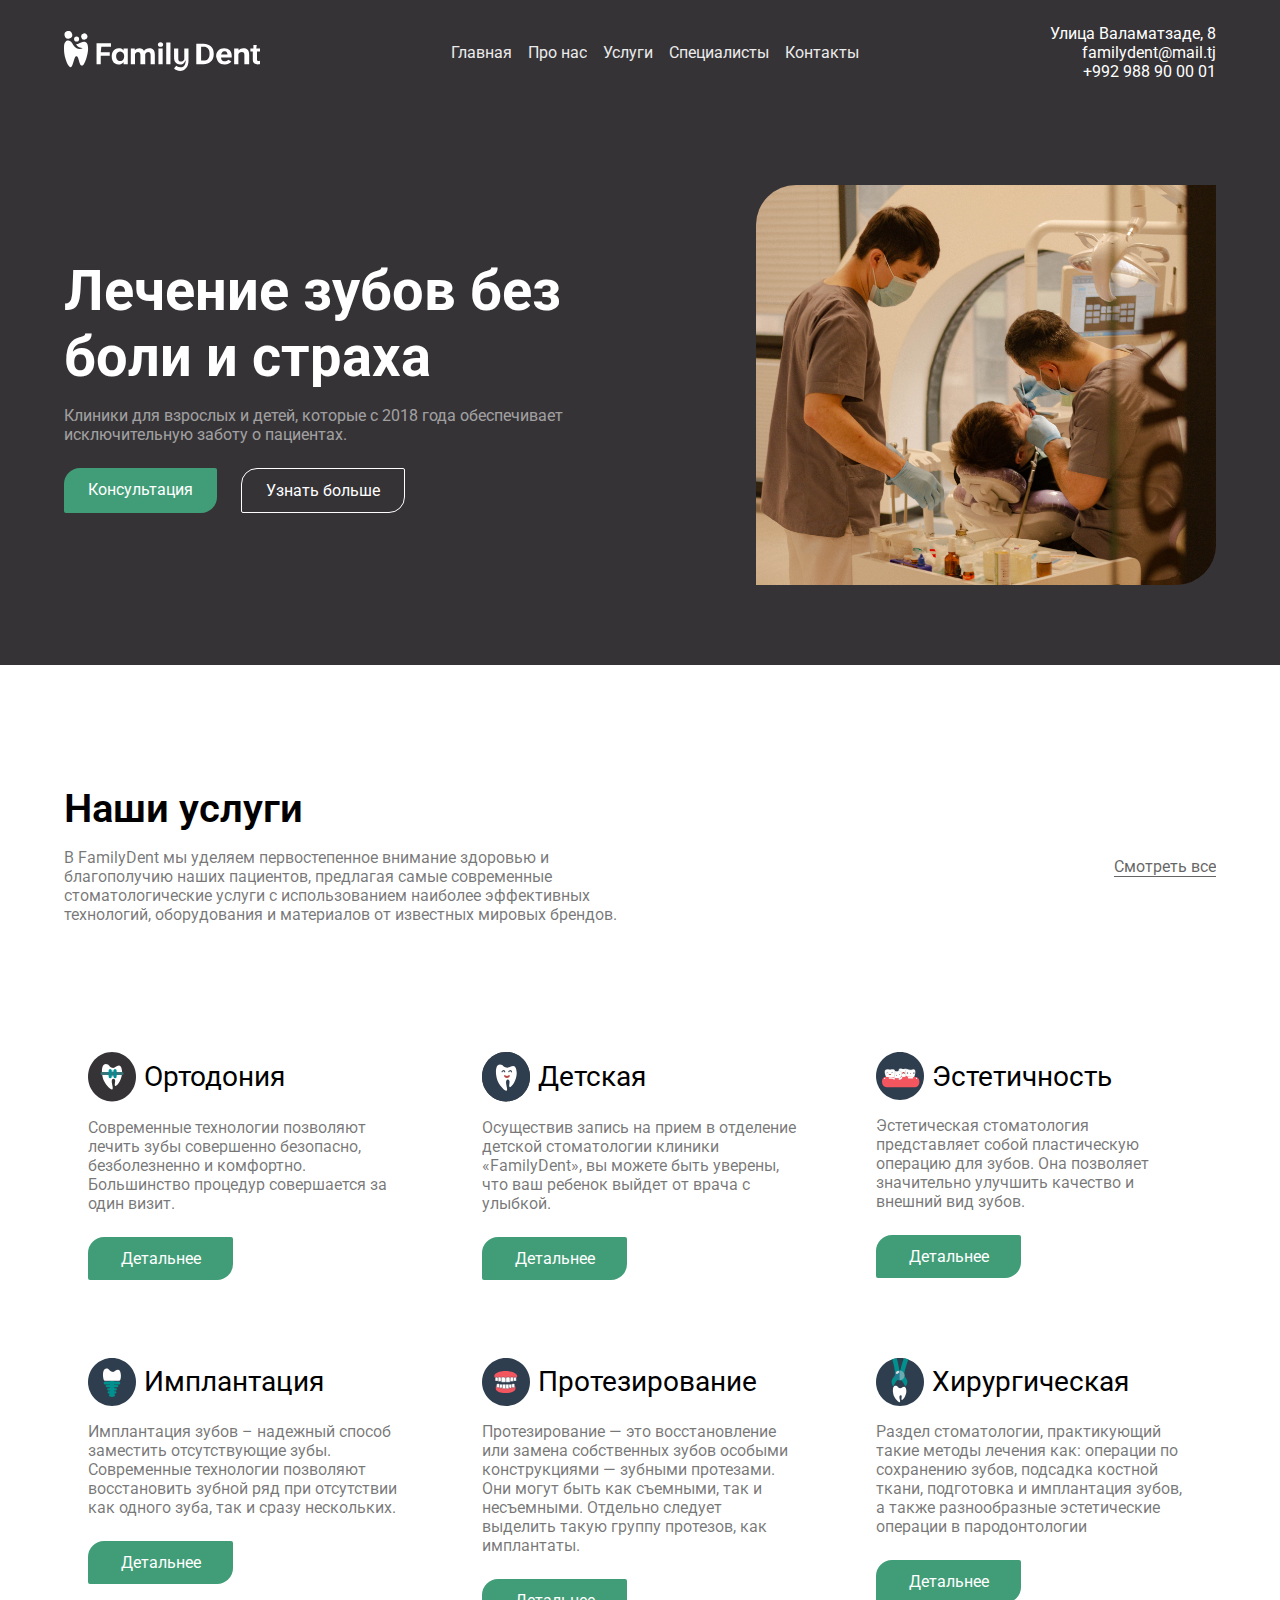
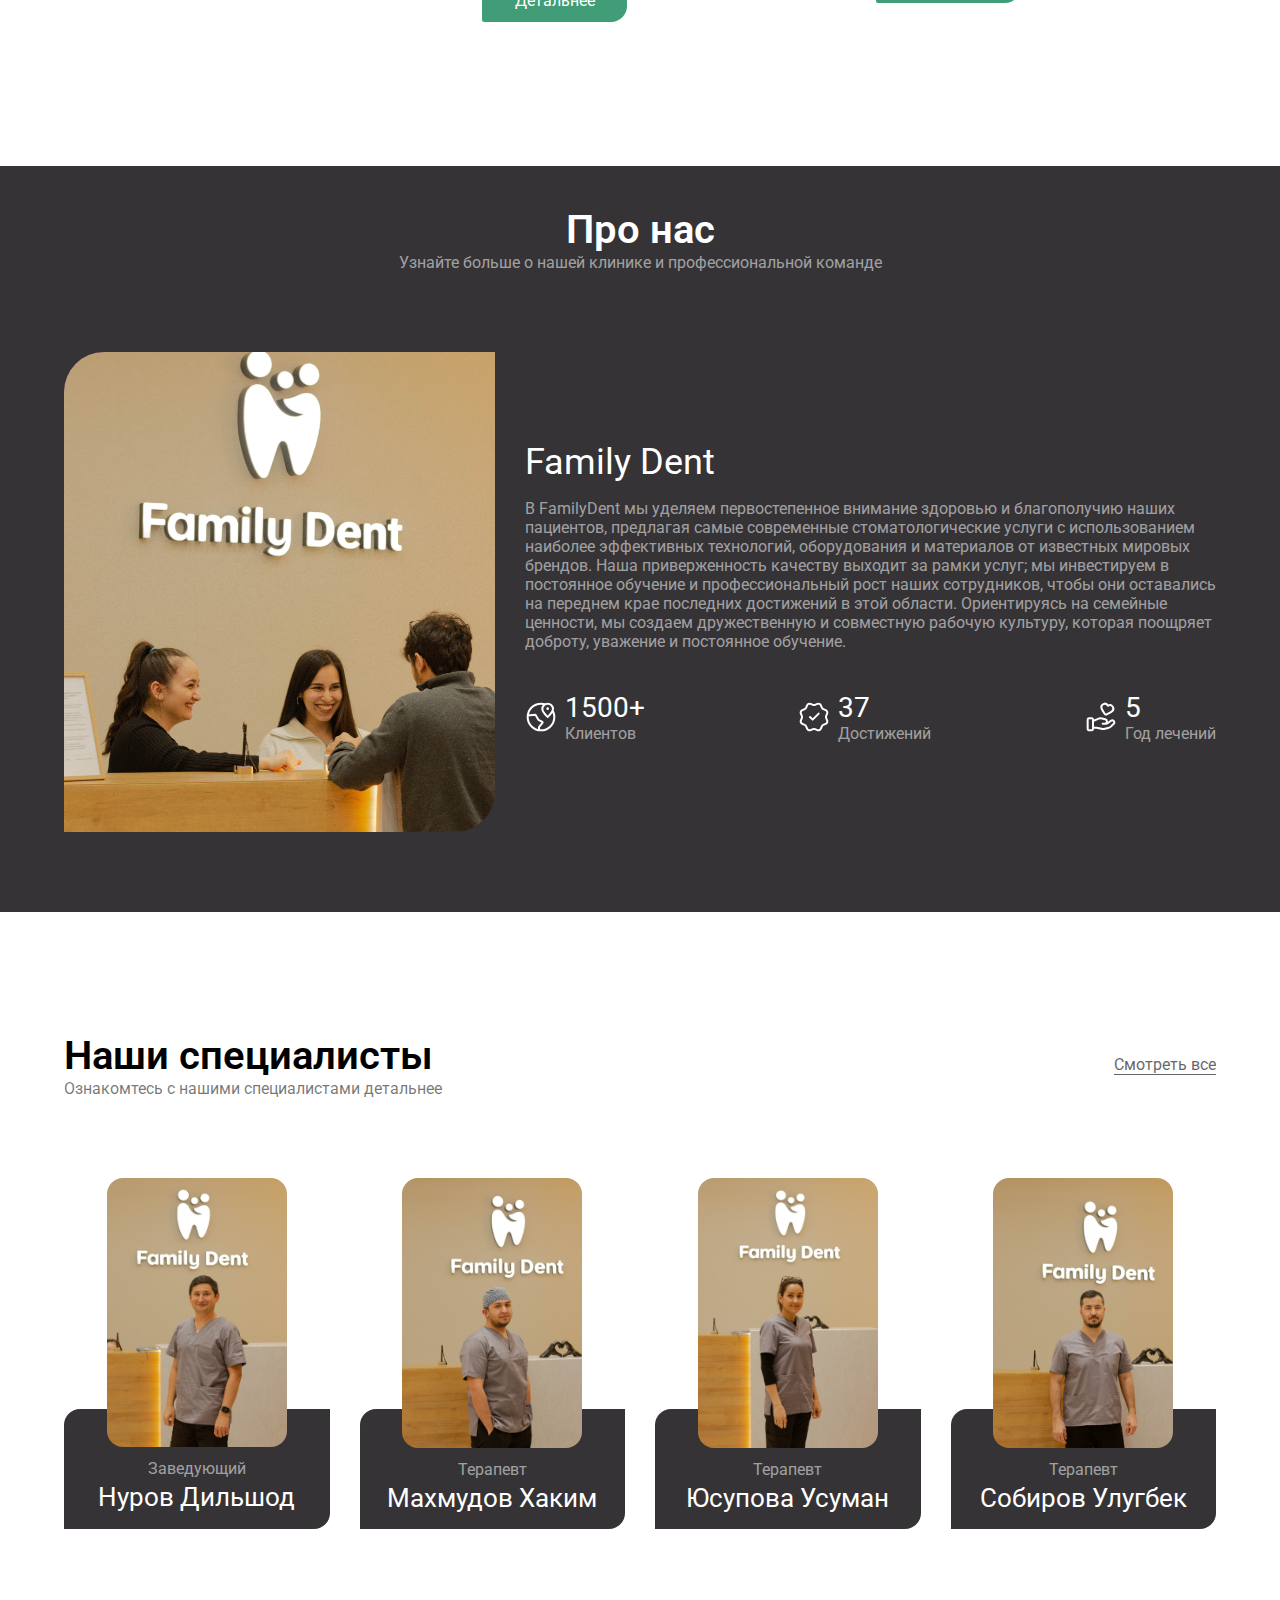
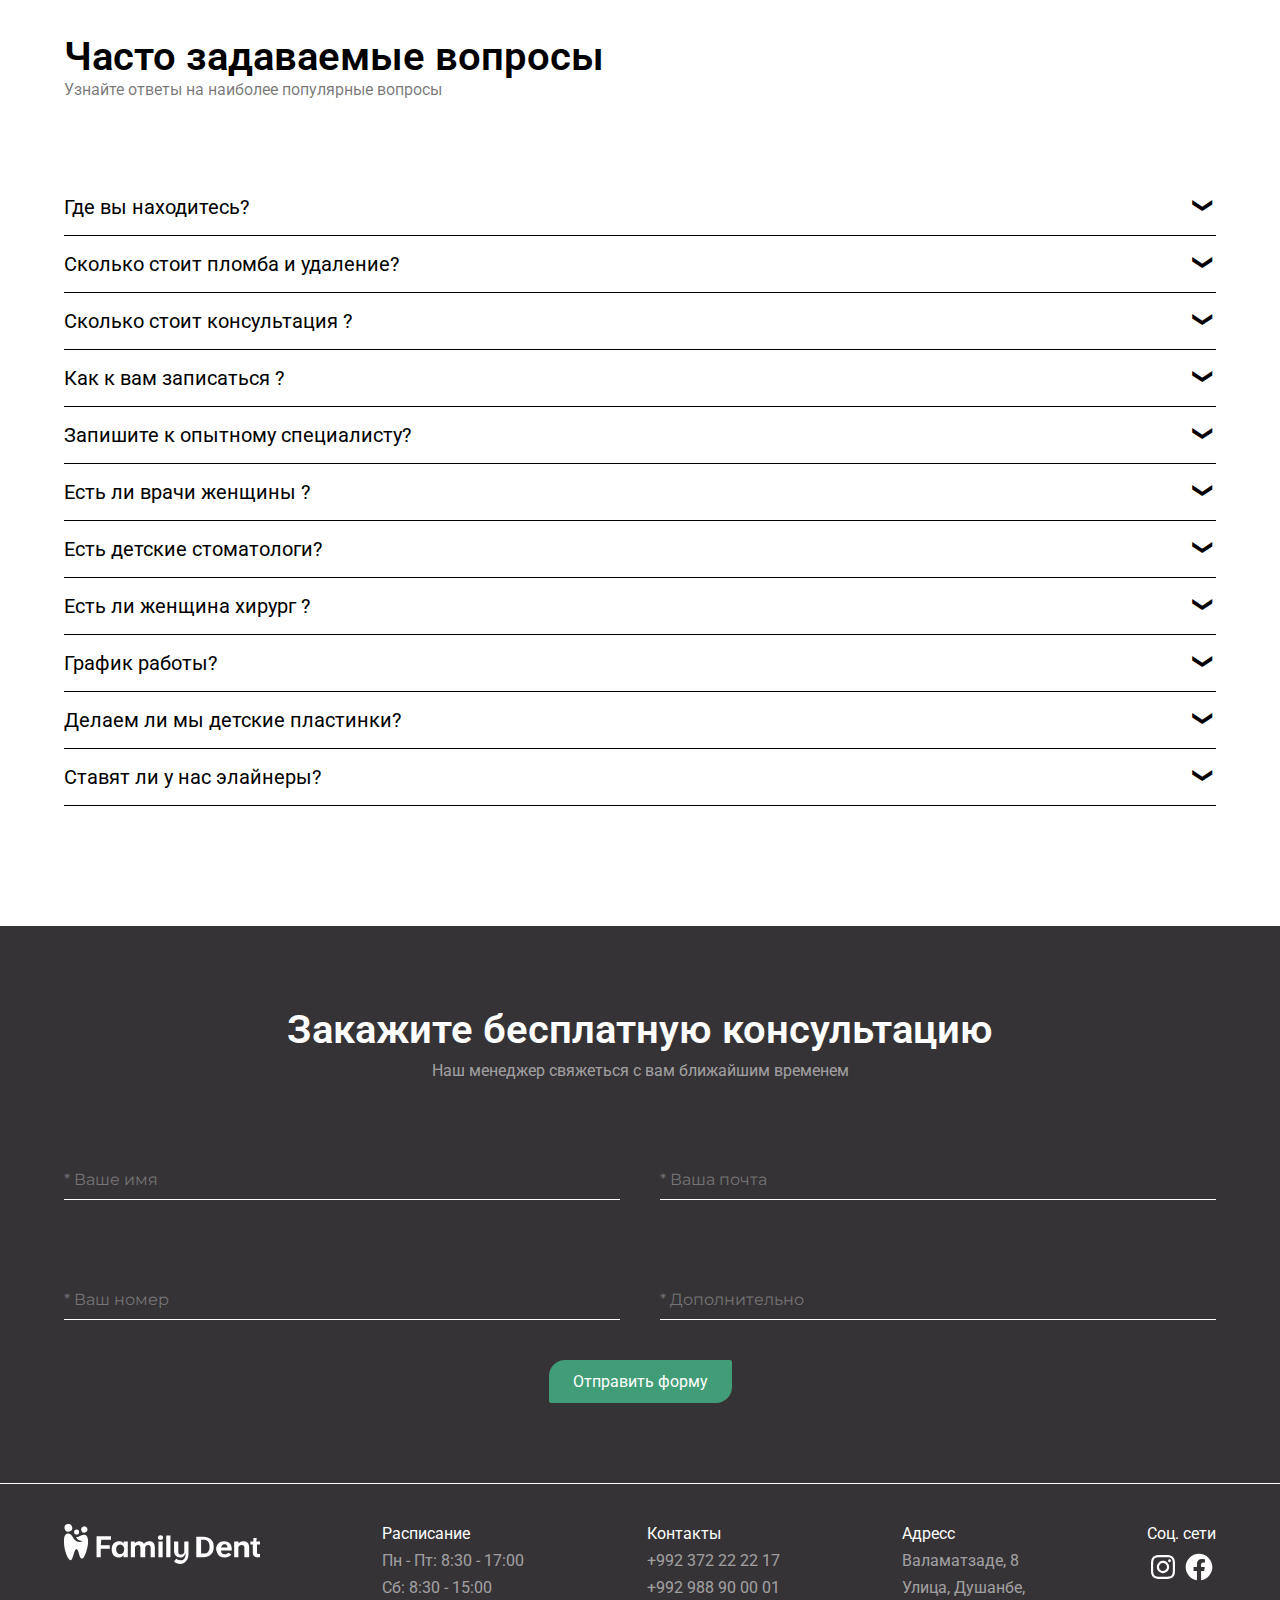
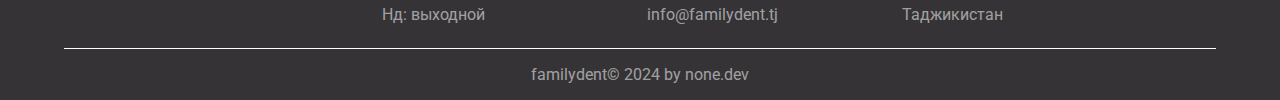
<file: index.html>
<!DOCTYPE html>
<html lang="en">
  <head>
    <meta charset="UTF-8" />
    <meta name="viewport" content="width=device-width, initial-scale=1.0" />
    <meta name="title" content="Family Dent - dentistry for whole family" />
    <meta
      name="description"
      content="The most modern technologies in whole Asia planet part. Your best way to happy smile."
    />
    <title>Family Dent | Home</title>
    <link rel="preconnect" href="https://fonts.googleapis.com" />
    <link rel="preconnect" href="https://fonts.gstatic.com" crossorigin />
    <link
      href="https://fonts.googleapis.com/css2?family=Comfortaa:wght@300;400;500;600;700&family=Montserrat:wght@300;400&family=Roboto:wght@100;300;400;500;700;900&display=swap"
      rel="stylesheet"
    />
    <link rel="stylesheet" href="styles/specification.css" />
    <link rel="stylesheet" href="styles/styles.css" />
    <link rel="stylesheet" href="styles/responsive.css" />
  </head>
  <body>
    <header>
      <nav class="nav">
        <div class="container">
          <div class="nav__wrapper">
            <a href="/" class="nav__logo-link">
              <img src="images/Logo.svg" alt="logo" class="logo" />
            </a>

            <ul class="nav__links-wrapper">
              <li><a href="/" class="nav__links">Главная</a></li>
              <li><a href="/about.html" class="nav__links">Про нас</a></li>
              <li><a href="/services.html" class="nav__links">Услуги</a></li>
              <li>
                <a href="/specialists.html" class="nav__links">Специалисты</a>
              </li>
              <li><a href="/contacts.html" class="nav__links">Контакты</a></li>
            </ul>

            <div class="nav__contactInfo">
              <p>Улица Валаматзаде, 8</p>
              <p>familydent@mail.tj</p>
              <a href="tel:+992988900001">+992 988 90 00 01</a>
            </div>

            <button class="nav__burger" id="burgerButton">
              <img src="images/icons/burger-menu.svg" alt="menu" />
            </button>
          </div>
        </div>
      </nav>

      <nav class="nav__mobile" id="navMobile" style="display: none">
        <div class="container">
          <div class="nav__mobile-head">
            <img src="images/Logo.svg" alt="logo" />
            <button id="closeMenuBtn" class="nav__mobile-close">
              <img src="images/icons/close.svg" alt="close icon" />
            </button>
          </div>
          <div class="nav__mobile-wrapper">
            <ul class="nav__mobile-links-wrapper">
              <li>
                <a id="closeMenuBtn" href="/" class="nav__links">Главная</a>
              </li>
              <li>
                <a id="closeMenuBtn" href="/about.html" class="nav__links"
                  >Про нас</a
                >
              </li>
              <li>
                <a id="closeMenuBtn" href="/services.html" class="nav__links"
                  >Услуги</a
                >
              </li>
              <li>
                <a id="closeMenuBtn" href="/specialists.html" class="nav__links"
                  >Специалисты</a
                >
              </li>
              <li>
                <a id="closeMenuBtn" href="/contacts.html" class="nav__links"
                  >Контакты</a
                >
              </li>
            </ul>

            <div class="nav__mobile-contactInfo">
              <p>Улица Валаматзаде, 8</p>
              <p>familydent@mail.tj</p>
              <a href="tel:+992988900001">+992 988 90 00 01</a>
            </div>

            <div class="mav__mobile-socials">
              <a target="_blank" href="/">
                <img
                  src="images/icons/instagram.svg"
                  alt="instagram icon"
                  class="footer__icon"
                />
              </a>
              <a target="_blank" href="/">
                <img
                  src="images/icons/facebook.svg"
                  alt="facebook icon"
                  class="footer__icon"
                />
              </a>
            </div>
          </div>
        </div>
      </nav>
    </header>

    <main>
      <!-- Offer -->

      <section class="offer">
        <div class="container">
          <div class="offer__wrapper">
            <div class="offer__info">
              <h1>Лечение зубов без боли и страха</h1>
              <p class="subtitle-white offer__subtitle">
                Клиники для взрослых и детей, которые с 2018 года обеспечивает
                исключительную заботу о пациентах.
              </p>
              <div class="offer__button-wrapper">
                <a href="#consultation" class="button-main">Консультация</a>
                <a href="#about" class="button-ghost">Узнать больше</a>
              </div>
            </div>

            <div class="offer__image-wrapper"></div>
          </div>
        </div>
      </section>

      <!-- Services -->

      <section class="services">
        <div class="container">
          <div class="block-head block-head-services">
            <div class="block-head-info">
              <h2>Наши услуги</h2>
              <p class="subtitle-dark services__block-subtitle">
                В FamilyDent мы уделяем первостепенное внимание здоровью и
                благополучию наших пациентов, предлагая самые современные
                стоматологические услуги с использованием наиболее эффективных
                технологий, оборудования и материалов от известных мировых
                брендов.
              </p>
            </div>
            <a href="/services.html" class="button-link">Смотреть все</a>
          </div>
          <div class="services__wrapper">
            <div class="services__block">
              <div class="services__block-head">
                <img
                  src="images/services/orthodonia.svg"
                  alt="orthodonia icon"
                  class="services__icon"
                />
                <h4>Ортодония</h4>
              </div>
              <p class="subtitle-dark services__block-subtitle">
                Современные технологии позволяют лечить зубы совершенно
                безопасно, безболезненно и комфортно. Большинство процедур
                совершается за один визит.
              </p>
              <a href="/services.html" class="button-main services__button"
                >Детальнее</a
              >
            </div>

            <div class="services__block">
              <div class="services__block-head">
                <img
                  src="images/services/pediatric.svg"
                  alt="pediatric icon"
                  class="services__icon"
                />
                <h4>Детская</h4>
              </div>
              <p class="subtitle-dark services__block-subtitle">
                Осуществив запись на прием в отделение детской стоматологии
                клиники «FamilyDent», вы можете быть уверены, что ваш ребенок
                выйдет от врача с улыбкой.
              </p>
              <a href="/services.html" class="button-main services__button"
                >Детальнее</a
              >
            </div>

            <div class="services__block">
              <div class="services__block-head">
                <img
                  src="images/services/aesthetic.svg"
                  alt="aesthetic icon"
                  class="services__icon"
                />
                <h4>Эстетичность</h4>
              </div>
              <p class="subtitle-dark services__block-subtitle">
                Эстетическая стоматология представляет собой пластическую
                операцию для зубов. Она позволяет значительно улучшить качество
                и внешний вид зубов.
              </p>
              <a href="/services.html" class="button-main services__button"
                >Детальнее</a
              >
            </div>

            <div class="services__block">
              <div class="services__block-head">
                <img
                  src="images/services/implantation.svg"
                  alt="implantation icon"
                  class="services__icon"
                />
                <h4>Имплантация</h4>
              </div>
              <p class="subtitle-dark services__block-subtitle">
                Имплантация зубов – надежный способ заместить отсутствующие
                зубы. Современные технологии позволяют восстановить зубной ряд
                при отсутствии как одного зуба, так и сразу нескольких.
              </p>
              <a href="/services.html" class="button-main services__button"
                >Детальнее</a
              >
            </div>

            <div class="services__block">
              <div class="services__block-head">
                <img
                  src="images/services/prosthetics.svg"
                  alt="prosthetics icon"
                  class="services__icon"
                />
                <h4>Протезирование</h4>
              </div>
              <p class="subtitle-dark services__block-subtitle">
                Протезирование — это восстановление или замена собственных зубов
                особыми конструкциями — зубными протезами. Они могут быть как
                съемными, так и несъемными. Отдельно следует выделить такую
                группу протезов, как имплантаты.
              </p>
              <a href="/services.html" class="button-main services__button"
                >Детальнее</a
              >
            </div>

            <div class="services__block">
              <div class="services__block-head">
                <img
                  src="images/services/dentalSurge.svg"
                  alt="dentalSurgery icon"
                  class="services__icon"
                />
                <h4>Хирургическая</h4>
              </div>
              <p class="subtitle-dark services__block-subtitle">
                Раздел стоматологии, практикующий такие методы лечения как:
                операции по сохранению зубов, подсадка костной ткани, подготовка
                и имплантация зубов, а также разнообразные эстетические операции
                в пародонтологии
              </p>
              <a href="/services.html" class="button-main services__button"
                >Детальнее</a
              >
            </div>
          </div>
        </div>
      </section>

      <!-- About -->

      <section id="about" class="about">
        <div class="container">
          <div class="about__head">
            <h2>Про нас</h2>
            <p class="subtitle-white">
              Узнайте больше о нашей клинике и профессиональной команде
            </p>
          </div>

          <div class="about__wrapper">
            <div class="about__image-wrapper"></div>

            <div class="about__info-wrapper">
              <h3 class="about__info-title">Family Dent</h3>
              <p class="subtitle-white about__subtitle">
                В FamilyDent мы уделяем первостепенное внимание здоровью и
                благополучию наших пациентов, предлагая самые современные
                стоматологические услуги с использованием наиболее эффективных
                технологий, оборудования и материалов от известных мировых
                брендов. Наша приверженность качеству выходит за рамки услуг; мы
                инвестируем в постоянное обучение и профессиональный рост наших
                сотрудников, чтобы они оставались на переднем крае последних
                достижений в этой области. Ориентируясь на семейные ценности, мы
                создаем дружественную и совместную рабочую культуру, которая
                поощряет доброту, уважение и постоянное обучение.
              </p>
              <div class="about__stats-wrapper">
                <div class="about__stats">
                  <img
                    src="images/icons/earth.svg"
                    alt="earth icon"
                    class="about__stats-icon"
                  />
                  <div class="about__stats-info">
                    <h4>1500+</h4>
                    <p class="subtitle-white">Клиентов</p>
                  </div>
                </div>

                <div class="about__stats">
                  <img
                    src="images/icons/achivments.svg"
                    alt="achivments icon"
                    class="about__stats-icon"
                  />
                  <div class="about__stats-info">
                    <h4>37</h4>
                    <p class="subtitle-white">Достижений</p>
                  </div>
                </div>

                <div class="about__stats">
                  <img
                    src="images/icons/heart-hand.svg"
                    alt="heart-hand icon"
                    class="about__stats-icon"
                  />
                  <div class="about__stats-info">
                    <h4>5</h4>
                    <p class="subtitle-white">Год лечений</p>
                  </div>
                </div>
              </div>
            </div>
          </div>
        </div>
      </section>

      <!-- Staff -->

      <section class="staff">
        <div class="container">
          <div class="block-head">
            <div class="block-head-info">
              <h2>Наши специалисты</h2>
              <p class="subtitle-dark">
                Ознакомтесь с нашими специалистами детальнее
              </p>
            </div>
            <a href="/specialists.html" class="button-link">Смотреть все</a>
          </div>
          <div class="staff__wrapper">
            <div class="staff__block">
              <img
                src="images/specialists/nurosDylshod.jpg"
                alt="Nurov Dyshlod"
                class="staff__image"
              />
              <p class="subtitle-white staff__role">Заведующий</p>
              <h5 class="staff__block-title">Нуров Дильшод</h5>
            </div>

            <div class="staff__block">
              <img
                src="images/specialists/mahmudovHakim.jpg"
                alt="Urmanova Nigina"
                class="staff__image"
              />
              <p class="subtitle-white staff__role">Терапевт</p>
              <h5 class="staff__block-title">Махмудов Хаким</h5>
            </div>

            <div class="staff__block">
              <img
                src="images/specialists/usupovaEsuman.jpg"
                alt="Razakov Parviz "
                class="staff__image"
              />
              <p class="subtitle-white staff__role">Терапевт</p>
              <h5 class="staff__block-title">Юсупова Усуман</h5>
            </div>

            <div class="staff__block">
              <img
                src="images/specialists/sobirovUlugbek.jpg"
                alt="Talabov Aziz"
                class="staff__image"
              />
              <p class="subtitle-white staff__role">Терапевт</p>
              <h5 class="staff__block-title">Собиров Улугбек</h5>
            </div>
          </div>
        </div>
      </section>

      <!-- FAQ -->

      <section class="faq">
        <div class="container">
          <div class="block-head">
            <div>
              <h2>Часто задаваемые вопросы</h2>
              <p class="subtitle-dark">
                Узнайте ответы на наиболее популярные вопросы
              </p>
            </div>
          </div>

          <div class="accordion">
            <div class="tab">
              <input type="checkbox" name="accordion-1" id="cb1" />
              <label for="cb1" class="tab__label">Где вы находитесь? </label>
              <div class="tab__content subtitle-dark">
                <p>
                  Yes, Lemroy AI is user-friendly and designed for both
                  beginners and experienced email marketers.
                </p>
              </div>
            </div>
            <div class="tab">
              <input type="checkbox" name="accordion-1" id="cb2" />
              <label for="cb2" class="tab__label"
                >Сколько стоит пломба и удаление?</label
              >
              <div class="tab__content subtitle-dark">
                <p>
                  No coding skills are necessary. Just submit your email list in
                  Excel format, and we`ll handle the rest.
                </p>
              </div>
            </div>
            <div class="tab">
              <input type="checkbox" name="accordion-1" id="cb3" />
              <label for="cb3" class="tab__label"
                >Сколько стоит консультация ?</label
              >
              <div class="tab__content subtitle-dark">
                <p>
                  By tailoring first lines to each company, recipients feel more
                  connected and inspired to engage with the email content.
                </p>
              </div>
            </div>
            <div class="tab">
              <input type="checkbox" name="accordion-1" id="cb4" />
              <label for="cb4" class="tab__label">Как к вам записаться ?</label>
              <div class="tab__content subtitle-dark">
                <p>
                  Absolutely! We prioritize data security and utilize robust
                  encryption to ensure your information is safe.
                </p>
              </div>
            </div>
            <div class="tab">
              <input type="checkbox" name="accordion-1" id="cb5" />
              <label for="cb5" class="tab__label"
                >Запишите к опытному специалисту?</label
              >
              <div class="tab__content subtitle-dark">
                <p>
                  Yes, Lemroy AI is user-friendly and designed for both
                  beginners and experienced email marketers.
                </p>
              </div>
            </div>
            <div class="tab">
              <input type="checkbox" name="accordion-1" id="cb6" />
              <label for="cb7" class="tab__label"
                >Есть ли врачи женщины ?</label
              >
              <div class="tab__content subtitle-dark">
                <p>
                  Yes, Lemroy AI is user-friendly and designed for both
                  beginners and experienced email marketers.
                </p>
              </div>
            </div>
            <div class="tab">
              <input type="checkbox" name="accordion-1" id="cb8" />
              <label for="cb8" class="tab__label"
                >Есть детские стоматологи?</label
              >
              <div class="tab__content subtitle-dark">
                <p>
                  Yes, Lemroy AI is user-friendly and designed for both
                  beginners and experienced email marketers.
                </p>
              </div>
            </div>
            <div class="tab">
              <input type="checkbox" name="accordion-1" id="cb1" />
              <label for="cb1" class="tab__label"
                >Есть ли женщина хирург ?
              </label>
              <div class="tab__content subtitle-dark">
                <p>К сожалению, на данный момент нет</p>
              </div>
            </div>
            <div class="tab">
              <input type="checkbox" name="accordion-1" id="cb9" />
              <label for="cb9" class="tab__label">График работы?</label>
              <div class="tab__content subtitle-dark">
                <p>
                  Yes, Lemroy AI is user-friendly and designed for both
                  beginners and experienced email marketers.
                </p>
              </div>
            </div>
            <div class="tab">
              <input type="checkbox" name="accordion-1" id="cb10" />
              <label for="cb10" class="tab__label"
                >Делаем ли мы детские пластинки?</label
              >
              <div class="tab__content subtitle-dark">
                <p>
                  Yes, Lemroy AI is user-friendly and designed for both
                  beginners and experienced email marketers.
                </p>
              </div>
            </div>
            <div class="tab">
              <input type="checkbox" name="accordion-1" id="cb11" />
              <label for="cb11" class="tab__label"
                >Ставят ли у нас элайнеры?</label
              >
              <div class="tab__content subtitle-dark">
                <p>
                  Yes, Lemroy AI is user-friendly and designed for both
                  beginners and experienced email marketers.
                </p>
              </div>
            </div>
          </div>
        </div>
      </section>

      <!-- Call -->

      <section id="consultation" class="call">
        <div class="container">
          <div class="call__head">
            <h2>Закажите бесплатную консультацию</h2>
            <p class="subtitle-white call__subtitle">
              Наш менеджер свяжеться с вам ближайшим временем
            </p>
          </div>

          <form class="call__form" action="send.php" method="post">
            <div class="call__form-wrapper">
              <input
                type="text"
                name="name"
                placeholder="* Ваше имя"
                class="call__form-input"
              />
              <input
                type="text"
                name="email"
                placeholder="* Ваша почта"
                class="call__form-input"
              />
              <input
                type="text"
                name="phone"
                placeholder="* Ваш номер"
                class="call__form-input"
              />
              <input
                type="text"
                name="additionally"
                placeholder="* Дополнительно"
                class="call__form-input"
              />
            </div>
            <button type="submit" class="button-main">Отправить форму</button>
          </form>
        </div>
      </section>
    </main>

    <footer class="footer">
      <div class="container">
        <div class="footer__wrapper">
          <a href="/" class="footer__logo-link">
            <img src="images/Logo.svg" alt="logo" class="logo" />
          </a>
          <div class="footer__block">
            <h6>Расписание</h6>
            <p class="subtitle-white">Пн - Пт: 8:30 - 17:00</p>
            <p class="subtitle-white">Сб: 8:30 - 15:00</p>
            <p class="subtitle-white">Нд: выходной</p>
          </div>
          <div class="footer__block">
            <h6>Контакты</h6>
            <a href="tel:+992372222217" class="subtitle-white footer__phoneLink"
              >+992 372 22 22 17</a
            >
            <a href="tel:+992988900001" class="subtitle-white footer__phoneLink"
              >+992 988 90 00 01</a
            >
            <p class="subtitle-white">info@familydent.tj</p>
          </div>
          <div class="footer__block">
            <h6>Адресс</h6>
            <p class="subtitle-white">Валаматзаде, 8</p>
            <p class="subtitle-white">Улица, Душанбе,</p>
            <p class="subtitle-white">Таджикистан</p>
          </div>
          <div class="footer__socials-wrapper">
            <h6>Соц. сети</h6>
            <a target="_blank" href="/">
              <img
                src="images/icons/instagram.svg"
                alt="instagram icon"
                class="footer__icon"
              />
            </a>
            <a target="_blank" href="/">
              <img
                src="images/icons/facebook.svg"
                alt="facebook icon"
                class="footer__icon"
              />
            </a>
          </div>
        </div>
        <div class="footer__line"></div>
        <p class="subtitle-white footer__copyright">
          familydent© 2024 by
          <a target="_blank" href="https://t.me/nonedevv">none.dev</a>
        </p>
      </div>
    </footer>

    <script src="scripts/main.js"></script>
  </body>
</html>
</file>
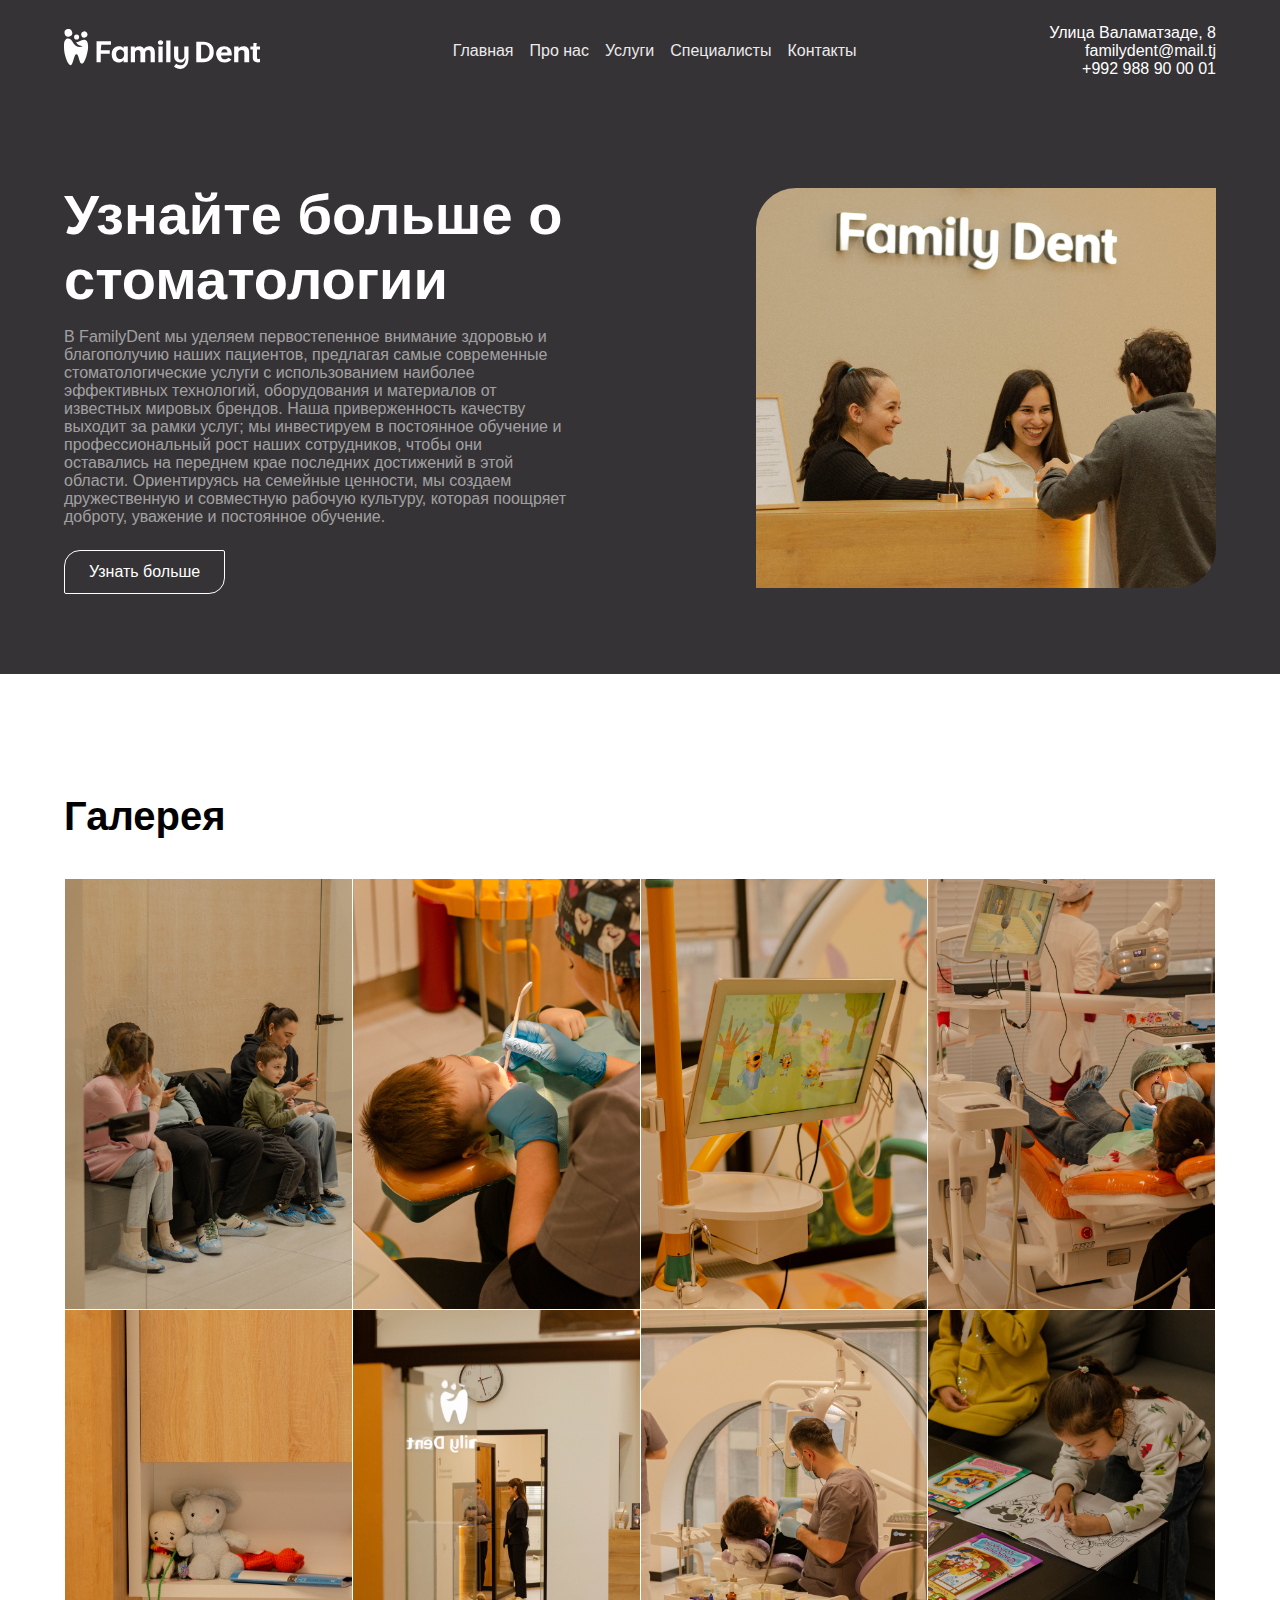
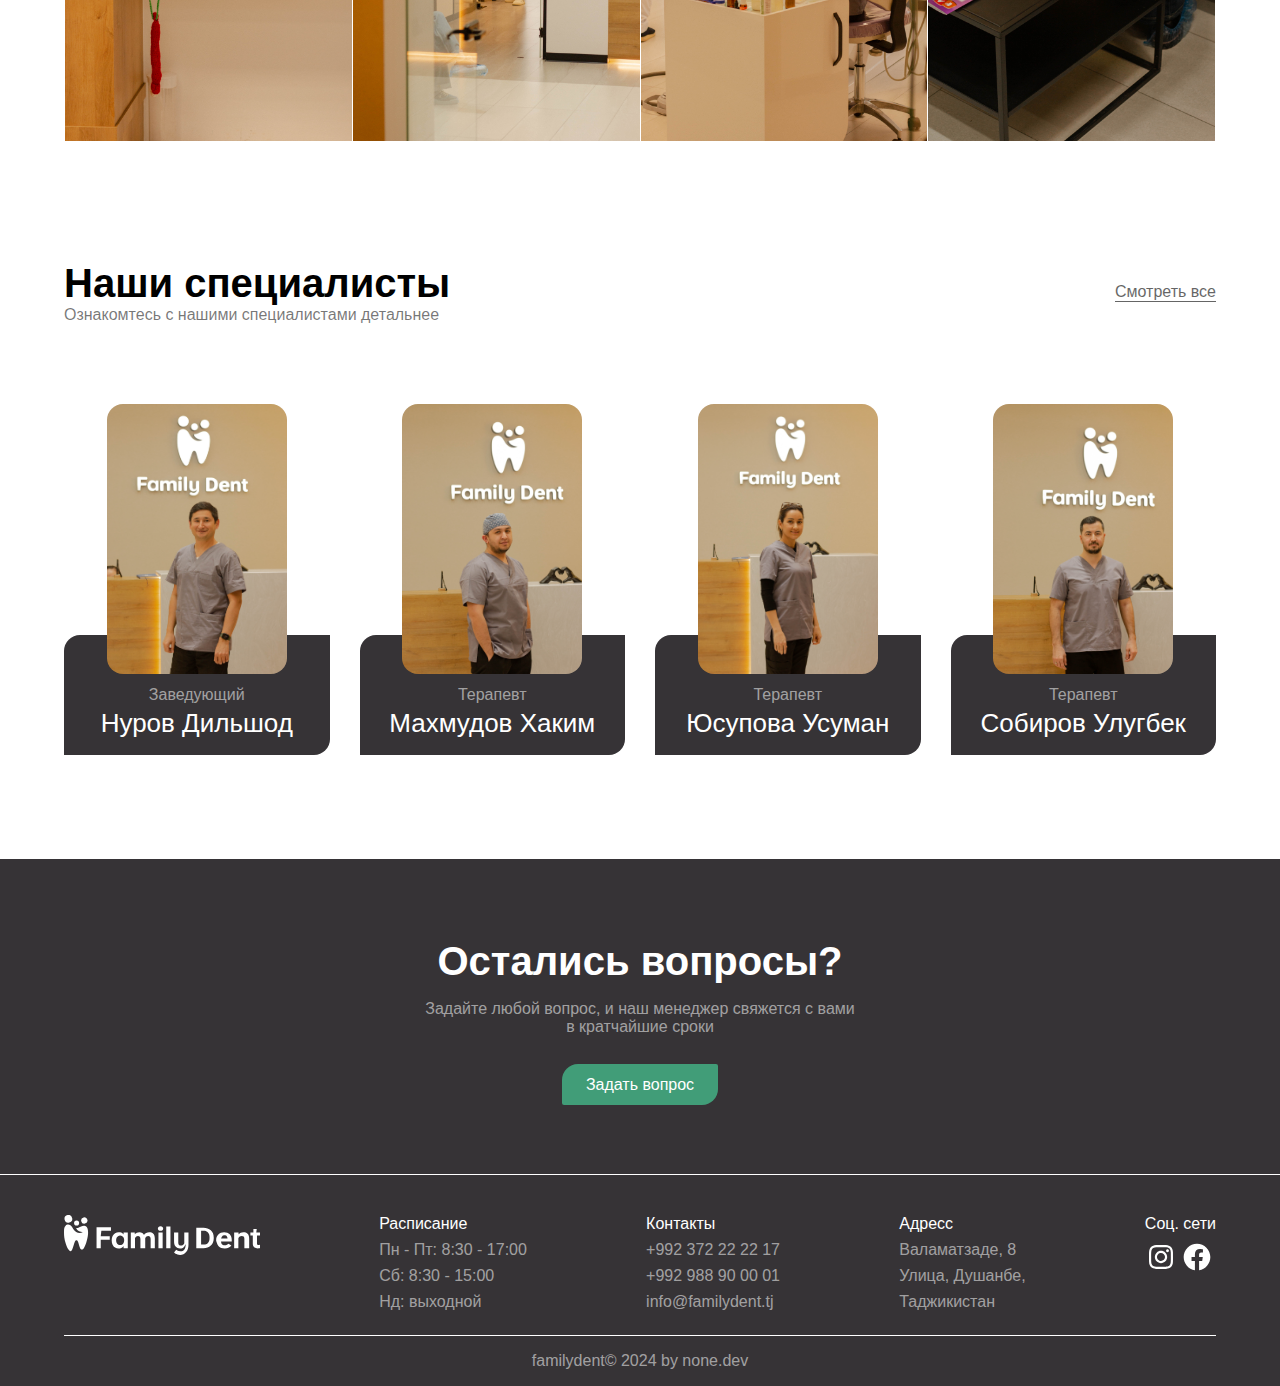
<file: about.html>
<!DOCTYPE html>
<html lang="en">
  <head>
    <meta charset="UTF-8" />
    <meta name="viewport" content="width=device-width, initial-scale=1.0" />
    <title>Family Dent | About</title>
    <meta name="title" content="Family Dent - dentistry for whole family" />
    <meta
      name="description"
      content="Get know about our dentistry. Find out why we give the best services."
    />
    <link rel="stylesheet" href="styles/specification.css" />
    <link rel="stylesheet" href="styles/styles.css" />
    <link rel="stylesheet" href="styles/about.css" />
    <link rel="stylesheet" href="styles/responsive.css" />
  </head>
  <body>
    <header>
      <nav class="nav">
        <div class="container">
          <div class="nav__wrapper">
            <a href="/" class="nav__logo-link">
              <img src="images/Logo.svg" alt="logo" class="logo" />
            </a>

            <ul class="nav__links-wrapper">
              <li><a href="/" class="nav__links">Главная</a></li>
              <li><a href="/about.html" class="nav__links">Про нас</a></li>
              <li><a href="/services.html" class="nav__links">Услуги</a></li>
              <li>
                <a href="/specialists.html" class="nav__links">Специалисты</a>
              </li>
              <li><a href="/contacts.html" class="nav__links">Контакты</a></li>
            </ul>

            <div class="nav__contactInfo">
              <p>Улица Валаматзаде, 8</p>
              <p>familydent@mail.tj</p>
              <a href="tel:+992988900001">+992 988 90 00 01</a>
            </div>

            <button class="nav__burger" id="burgerButton">
              <img src="images/icons/burger-menu.svg" alt="menu" />
            </button>
          </div>
        </div>
      </nav>
    </header>

    <nav class="nav__mobile" id="navMobile" style="display: none">
      <div class="container">
        <div class="nav__mobile-head">
          <img src="images/Logo.svg" alt="logo" />
          <button id="closeMenuBtn" class="nav__mobile-close">
            <img src="images/icons/close.svg" alt="close icon" />
          </button>
        </div>
        <div class="nav__mobile-wrapper">
          <ul class="nav__mobile-links-wrapper">
            <li><a id="closeMenuBtn" href="/" class="nav__links">Главная</a></li>
            <li>
              <a id="closeMenuBtn" href="/about.html" class="nav__links"
                >Про нас</a
              >
            </li>
            <li>
              <a id="closeMenuBtn" href="/services.html" class="nav__links"
                >Услуги</a
              >
            </li>
            <li>
              <a id="closeMenuBtn" href="/specialists.html" class="nav__links"
                >Специалисты</a
              >
            </li>
            <li>
              <a id="closeMenuBtn" href="/contacts.html" class="nav__links"
                >Контакты</a
              >
            </li>
          </ul>

          <div class="nav__mobile-contactInfo">
            <p>Улица Валаматзаде, 8</p>
            <p>familydent@mail.tj</p>
            <a href="tel:+992988900001">+992 988 90 00 01</a>
          </div>

          <div class="mav__mobile-socials">
            <a target="_blank" href="/">
              <img
                src="images/icons/instagram.svg"
                alt="instagram icon"
                class="footer__icon"
              />
            </a>
            <a target="_blank" href="/">
              <img
                src="images/icons/facebook.svg"
                alt="facebook icon"
                class="footer__icon"
              />
            </a>
          </div>
        </div>
      </div>
    </nav>

    <main>
      <!-- Offer -->

      <section class="offer">
        <div class="container">
          <div class="offer__wrapper">
            <div class="offer__info">
              <h1>Узнайте больше о стоматологии</h1>
              <p class="subtitle-white offer__subtitle offer__subtitlte-about">
                В FamilyDent мы уделяем первостепенное внимание здоровью и
                благополучию наших пациентов, предлагая самые современные
                стоматологические услуги с использованием наиболее эффективных
                технологий, оборудования и материалов от известных мировых
                брендов. Наша приверженность качеству выходит за рамки услуг; мы
                инвестируем в постоянное обучение и профессиональный рост наших
                сотрудников, чтобы они оставались на переднем крае последних
                достижений в этой области. Ориентируясь на семейные ценности, мы
                создаем дружественную и совместную рабочую культуру, которая
                поощряет доброту, уважение и постоянное обучение.
              </p>
              <div class="offer__button-wrapper">
                <a href="#gallery" class="button-ghost">Узнать больше</a>
              </div>
            </div>

            <div class="offer__image-wrapper offer__image-about"></div>
          </div>
        </div>
      </section>

      <!-- Gallery -->

      <section id="gallery" class="gallery">
        <div class="container">
          <div class="gallery__head">
            <h2>Галерея</h2>
          </div>
          <div class="gallery__wrapper">
            <img
              src="images/about/gallery1.jpg"
              alt="gallery photo"
              class="gallery__image"
            />
            <img
              src="images/about/gallery2.jpg"
              alt="gallery photo"
              class="gallery__image"
            />
            <img
              src="images/about/gallery3.jpg"
              alt="gallery photo"
              class="gallery__image"
            />
            <img
              src="images/about/gallery4.jpg"
              alt="gallery photo"
              class="gallery__image"
            />
            <img
              src="images/about/gallery5.jpg"
              alt="gallery photo"
              class="gallery__image"
            />
            <img
              src="images/about/gallery6.jpg"
              alt="gallery photo"
              class="gallery__image"
            />
            <img
              src="images/about/gallery7.jpg"
              alt="gallery photo"
              class="gallery__image"
            />
            <img
              src="images/about/gallery8.jpg"
              alt="gallery photo"
              class="gallery__image"
            />
          </div>
        </div>
      </section>

      <!-- Staff -->

      <section class="staff">
        <div class="container">
          <div class="block-head">
            <div class="block-head-info">
              <h2>Наши специалисты</h2>
              <p class="subtitle-dark">
                Ознакомтесь с нашими специалистами детальнее
              </p>
            </div>
            <a href="/specialists.html" class="button-link">Смотреть все</a>
          </div>
          <div class="staff__wrapper">
            <div class="staff__block">
              <img
                src="images/specialists/nurosDylshod.jpg"
                alt="Nurov Dyshlod"
                class="staff__image"
              />
              <p class="subtitle-white staff__role">Заведующий</p>
              <h5 class="staff__block-title">Нуров Дильшод</h5>
            </div>

            <div class="staff__block">
              <img
                src="images/specialists/mahmudovHakim.jpg"
                alt="Urmanova Nigina"
                class="staff__image"
              />
              <p class="subtitle-white staff__role">Терапевт</p>
              <h5 class="staff__block-title">Махмудов Хаким</h5>
            </div>

            <div class="staff__block">
              <img
                src="images/specialists/usupovaEsuman.jpg"
                alt="Razakov Parviz "
                class="staff__image"
              />
              <p class="subtitle-white staff__role">Терапевт</p>
              <h5 class="staff__block-title">Юсупова Усуман</h5>
            </div>

            <div class="staff__block">
              <img
                src="images/specialists/sobirovUlugbek.jpg"
                alt="Talabov Aziz"
                class="staff__image"
              />
              <p class="subtitle-white staff__role">Терапевт</p>
              <h5 class="staff__block-title">Собиров Улугбек</h5>
            </div>
          </div>
        </div>
      </section>

      <!-- Action -->

      <section class="action">
        <div class="container">
          <div class="action__wrapper">
            <h2>Остались вопросы?</h2>
            <p class="subtitle-white action__subtitle">
              Задайте любой вопрос, и наш менеджер свяжется с вами в кратчайшие
              сроки
            </p>
            <a href="contacts.html" class="button-main">Задать вопрос</a>
          </div>
        </div>
      </section>
    </main>

    <footer class="footer">
      <div class="container">
        <div class="footer__wrapper">
          <a href="/" class="footer__logo-link">
            <img src="images/Logo.svg" alt="logo" class="logo" />
          </a>
          <div class="footer__block">
            <h6>Расписание</h6>
            <p class="subtitle-white">Пн - Пт: 8:30 - 17:00</p>
            <p class="subtitle-white">Сб: 8:30 - 15:00</p>
            <p class="subtitle-white">Нд: выходной</p>
          </div>
          <div class="footer__block">
            <h6>Контакты</h6>
            <a href="tel:+992372222217" class="subtitle-white footer__phoneLink"
              >+992 372 22 22 17</a
            >
            <a href="tel:+992988900001" class="subtitle-white footer__phoneLink"
              >+992 988 90 00 01</a
            >
            <p class="subtitle-white">info@familydent.tj</p>
          </div>
          <div class="footer__block">
            <h6>Адресс</h6>
            <p class="subtitle-white">Валаматзаде, 8</p>
            <p class="subtitle-white">Улица, Душанбе,</p>
            <p class="subtitle-white">Таджикистан</p>
          </div>
          <div class="footer__socials-wrapper">
            <h6>Соц. сети</h6>
            <a target="_blank" href="/">
              <img
                src="images/icons/instagram.svg"
                alt="instagram icon"
                class="footer__icon"
              />
            </a>
            <a target="_blank" href="/">
              <img
                src="images/icons/facebook.svg"
                alt="facebook icon"
                class="footer__icon"
              />
            </a>
          </div>
        </div>
        <div class="footer__line"></div>
        <p class="subtitle-white footer__copyright">
          familydent© 2024 by
          <a target="_blank" href="https://t.me/nonedevv">none.dev</a>
        </p>
      </div>
    </footer>

    <script src="scripts/main.js"></script>
  </body>
</html>
</file>
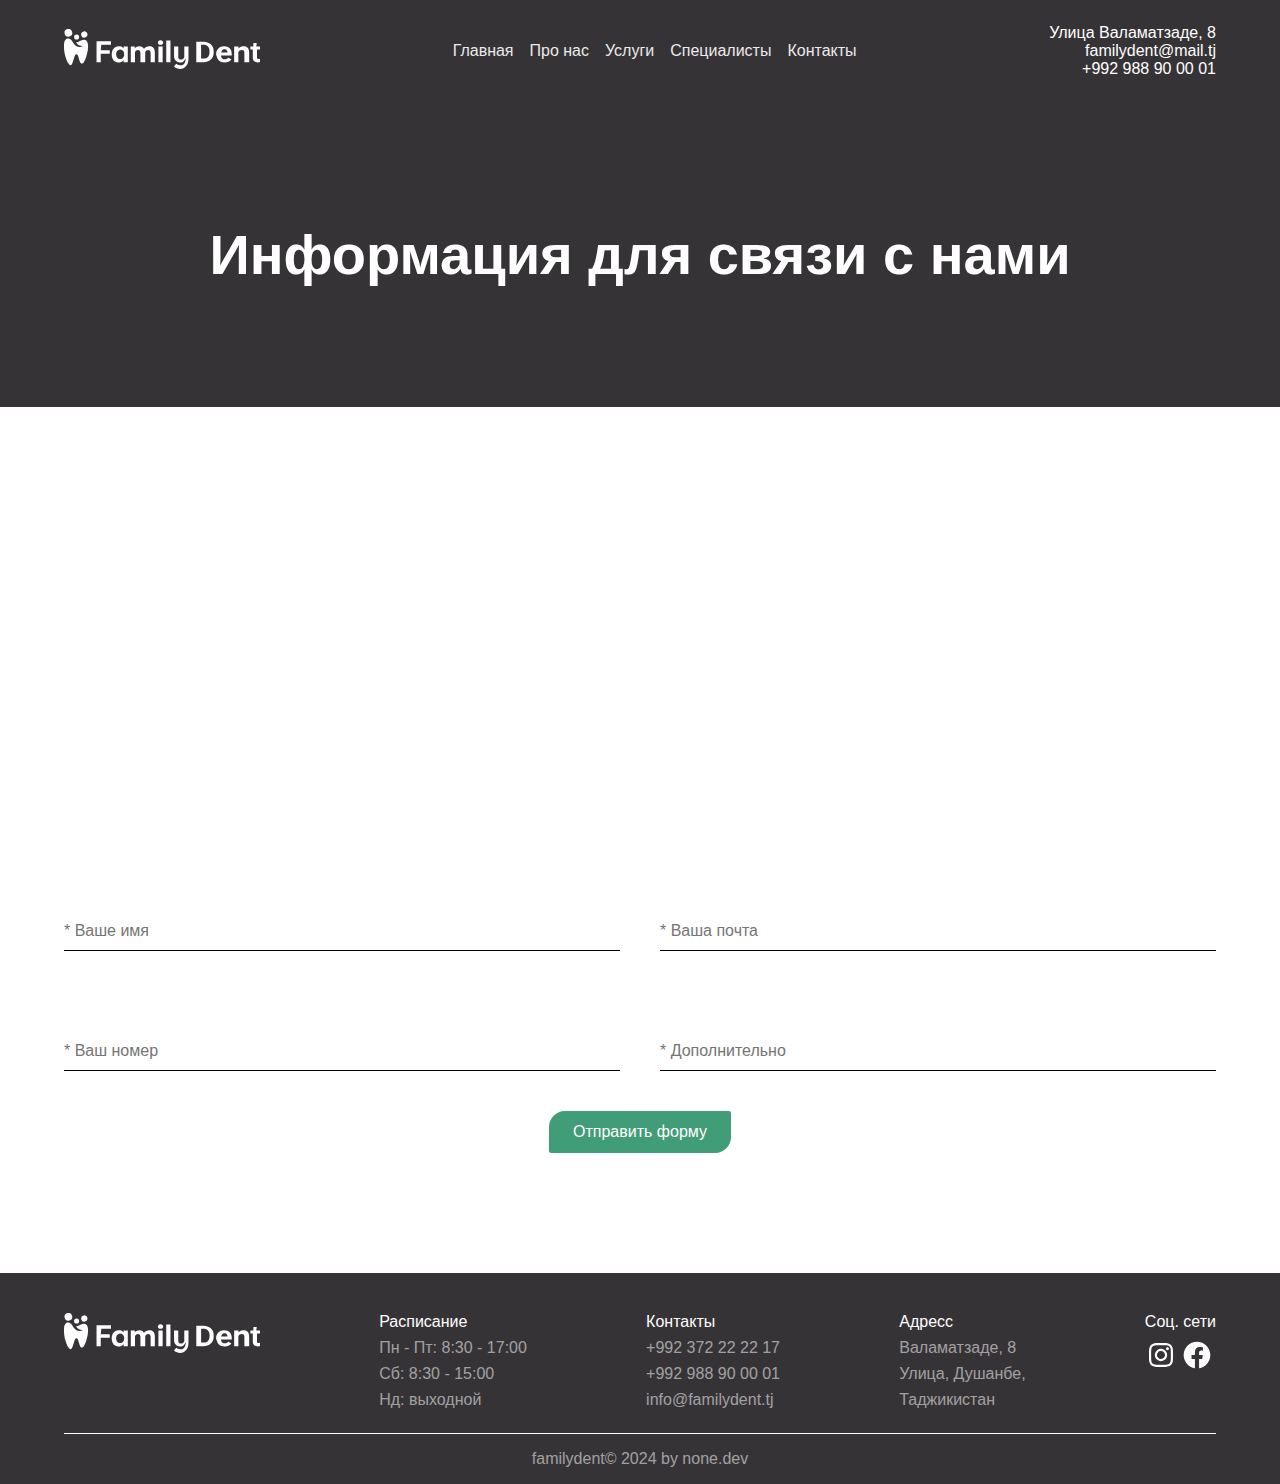
<file: contacts.html>
<!DOCTYPE html>
<html lang="en">
  <head>
    <meta charset="UTF-8" />
    <meta name="viewport" content="width=device-width, initial-scale=1.0" />
    <title>Family Dent | Contacts</title>
    <meta name="title" content="Family Dent - dentistry for whole family" />
    <meta
      name="description"
      content="Info for contacts us or send order for a consulation."
    />
    <link rel="stylesheet" href="styles/specification.css" />
    <link rel="stylesheet" href="styles/styles.css" />
    <link rel="stylesheet" href="styles/responsive.css" />
    <link rel="stylesheet" href="styles/contacts.css" />
  </head>
  <body>
    <header>
      <nav class="nav">
        <div class="container">
          <div class="nav__wrapper">
            <a href="/" class="nav__logo-link">
              <img src="images/Logo.svg" alt="logo" class="logo" />
            </a>

            <ul class="nav__links-wrapper">
              <li><a href="/" class="nav__links">Главная</a></li>
              <li><a href="/about.html" class="nav__links">Про нас</a></li>
              <li><a href="/services.html" class="nav__links">Услуги</a></li>
              <li>
                <a href="/specialists.html" class="nav__links">Специалисты</a>
              </li>
              <li><a href="/contacts.html" class="nav__links">Контакты</a></li>
            </ul>

            <div class="nav__contactInfo">
              <p>Улица Валаматзаде, 8</p>
              <p>familydent@mail.tj</p>
              <a href="tel:+992988900001">+992 988 90 00 01</a>
            </div>

            <button class="nav__burger" id="burgerButton">
              <img src="images/icons/burger-menu.svg" alt="menu" />
            </button>
          </div>
        </div>
      </nav>
    </header>

    <nav class="nav__mobile" id="navMobile" style="display: none">
      <div class="container">
        <div class="nav__mobile-head">
          <img src="images/Logo.svg" alt="logo" />
          <button id="closeMenuBtn" class="nav__mobile-close">
            <img src="images/icons/close.svg" alt="close icon" />
          </button>
        </div>
        <div class="nav__mobile-wrapper">
          <ul class="nav__mobile-links-wrapper">
            <li><a id="closeMenuBtn" href="/" class="nav__links">Главная</a></li>
            <li>
              <a id="closeMenuBtn" href="/about.html" class="nav__links"
                >Про нас</a
              >
            </li>
            <li>
              <a id="closeMenuBtn" href="/services.html" class="nav__links"
                >Услуги</a
              >
            </li>
            <li>
              <a id="closeMenuBtn" href="/specialists.html" class="nav__links"
                >Специалисты</a
              >
            </li>
            <li>
              <a id="closeMenuBtn" href="/contacts.html" class="nav__links"
                >Контакты</a
              >
            </li>
          </ul>

          <div class="nav__mobile-contactInfo">
            <p>Улица Валаматзаде, 8</p>
            <p>familydent@mail.tj</p>
            <a href="tel:+992988900001">+992 988 90 00 01</a>
          </div>

          <div class="mav__mobile-socials">
            <a target="_blank" href="/">
              <img
                src="images/icons/instagram.svg"
                alt="instagram icon"
                class="footer__icon"
              />
            </a>
            <a target="_blank" href="/">
              <img
                src="images/icons/facebook.svg"
                alt="facebook icon"
                class="footer__icon"
              />
            </a>
          </div>
        </div>
      </div>
    </nav>

    <main>
      <!-- Offer -->
      <div class="contacts__offer">
        <div class="container">
          <div class="contacts__wrapper">
            <h1>Информация для связи с нами</h1>
          </div>
        </div>
      </div>

      <!-- Map -->

      <section id="main" class="contacts">
        <div class="container">
          <iframe
            src="https://www.google.com/maps/embed?pb=!1m16!1m12!1m3!1d24956.9828538748!2d68.77425004135048!3d38.565502292992896!2m3!1f0!2f0!3f0!3m2!1i1024!2i768!4f13.1!2m1!1s8%20valamatzade%20street%20!5e0!3m2!1sru!2sua!4v1707946533556!5m2!1sru!2sua"
            style="border: 0"
            width="100%"
            height="300px"
            allowfullscreen=""
            loading="lazy"
            referrerpolicy="no-referrer-when-downgrade"
            class=""
          ></iframe>

          <form class="call__form" action="send.php" method="post">
            <div class="call__form-wrapper contacts__form-wrapper">
              <input
                type="text"
                name="name"
                placeholder="* Ваше имя"
                class="call__form-input contacts__form-input"
              />
              <input
                type="text"
                name="email"
                placeholder="* Ваша почта"
                class="call__form-input contacts__form-input"
              />
              <input
                type="text"
                name="phone"
                placeholder="* Ваш номер"
                class="call__form-input contacts__form-input"
              />
              <input
                type="text"
                name="additionally"
                placeholder="* Дополнительно"
                class="call__form-input contacts__form-input"
              />
            </div>
            <button type="submit" class="button-main">Отправить форму</button>
          </form>
        </div>
      </section>
    </main>

    <footer class="footer">
      <div class="container">
        <div class="footer__wrapper">
          <a href="/" class="footer__logo-link">
            <img src="images/Logo.svg" alt="logo" class="logo" />
          </a>
          <div class="footer__block">
            <h6>Расписание</h6>
            <p class="subtitle-white">Пн - Пт: 8:30 - 17:00</p>
            <p class="subtitle-white">Сб: 8:30 - 15:00</p>
            <p class="subtitle-white">Нд: выходной</p>
          </div>
          <div class="footer__block">
            <h6>Контакты</h6>
            <a href="tel:+992372222217" class="subtitle-white footer__phoneLink"
              >+992 372 22 22 17</a
            >
            <a href="tel:+992988900001" class="subtitle-white footer__phoneLink"
              >+992 988 90 00 01</a
            >
            <p class="subtitle-white">info@familydent.tj</p>
          </div>
          <div class="footer__block">
            <h6>Адресс</h6>
            <p class="subtitle-white">Валаматзаде, 8</p>
            <p class="subtitle-white">Улица, Душанбе,</p>
            <p class="subtitle-white">Таджикистан</p>
          </div>
          <div class="footer__socials-wrapper">
            <h6>Соц. сети</h6>
            <a target="_blank" href="/">
              <img
                src="images/icons/instagram.svg"
                alt="instagram icon"
                class="footer__icon"
              />
            </a>
            <a target="_blank" href="/">
              <img
                src="images/icons/facebook.svg"
                alt="facebook icon"
                class="footer__icon"
              />
            </a>
          </div>
        </div>
        <div class="footer__line"></div>
        <p class="subtitle-white footer__copyright">
          familydent© 2024 by
          <a target="_blank" href="https://t.me/nonedevv">none.dev</a>
        </p>
      </div>
    </footer>

    <script src="scripts/main.js"></script>
  </body>
</html>
</file>
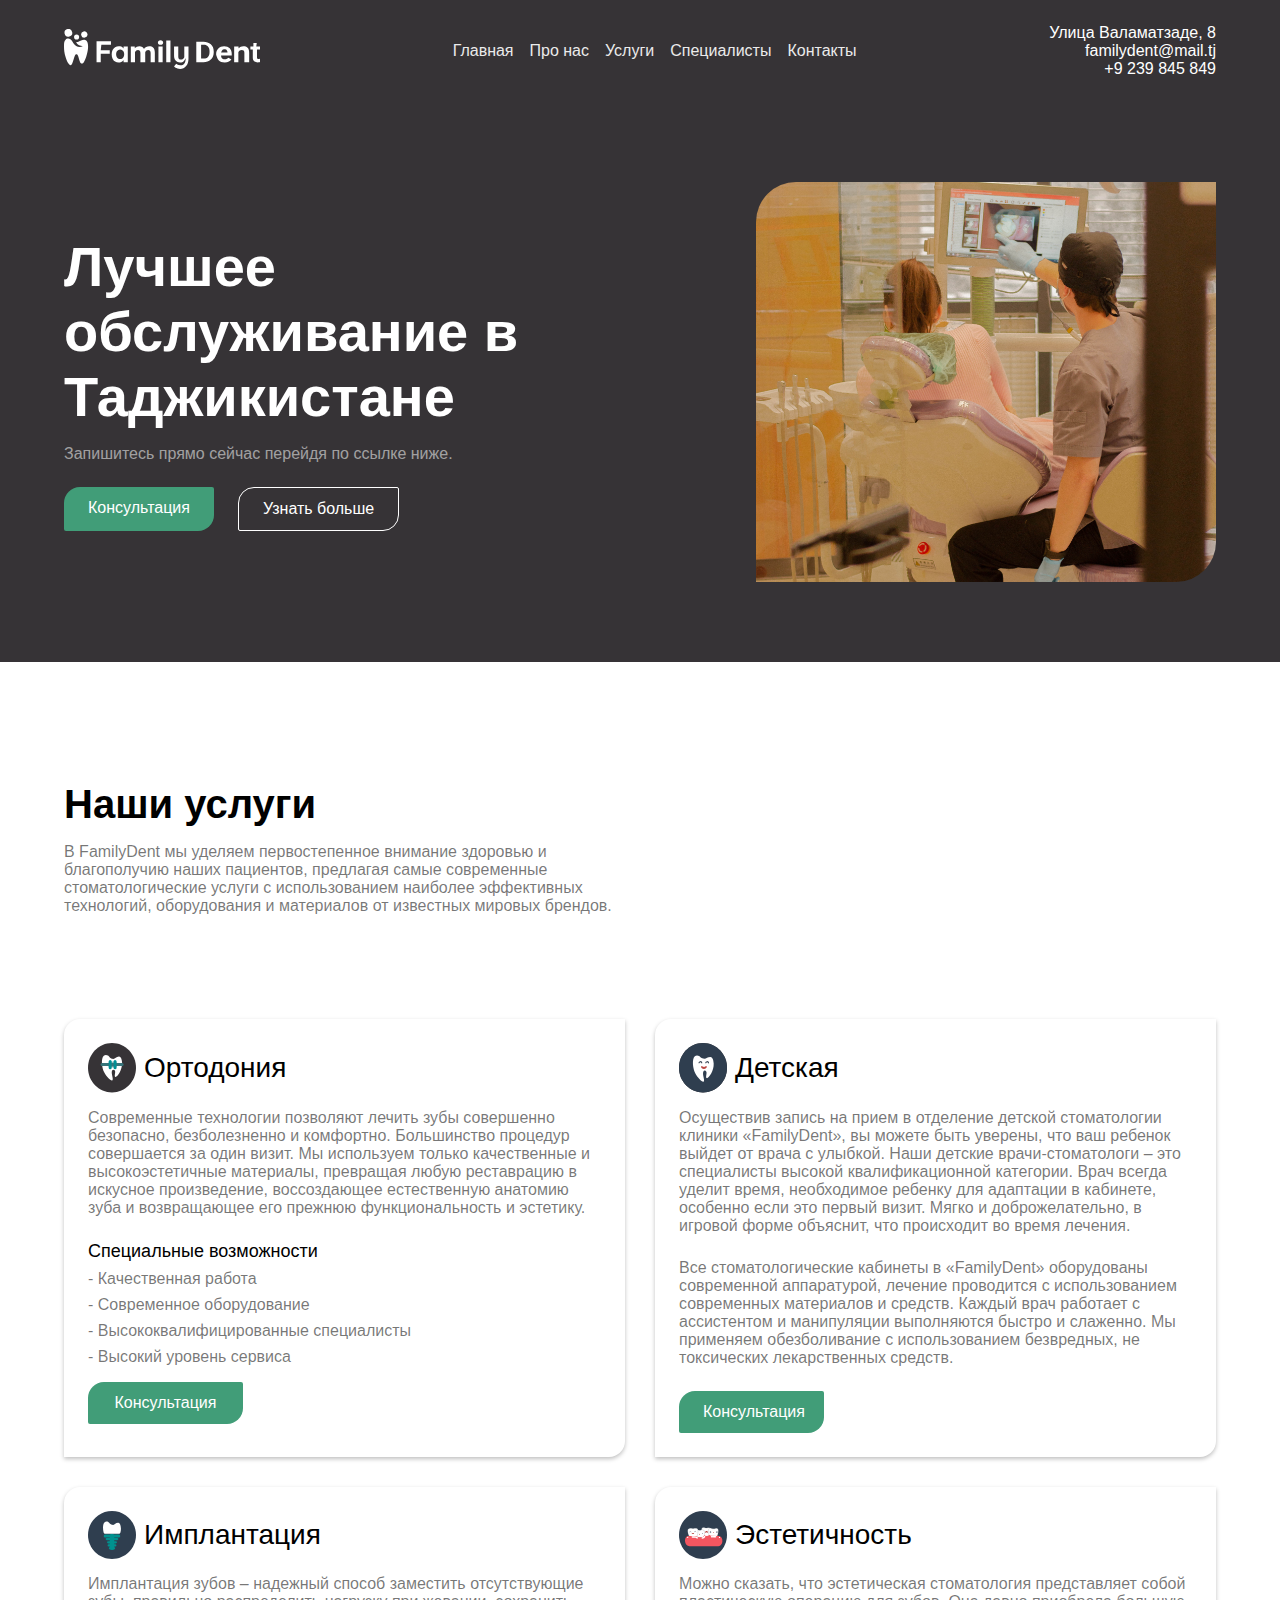
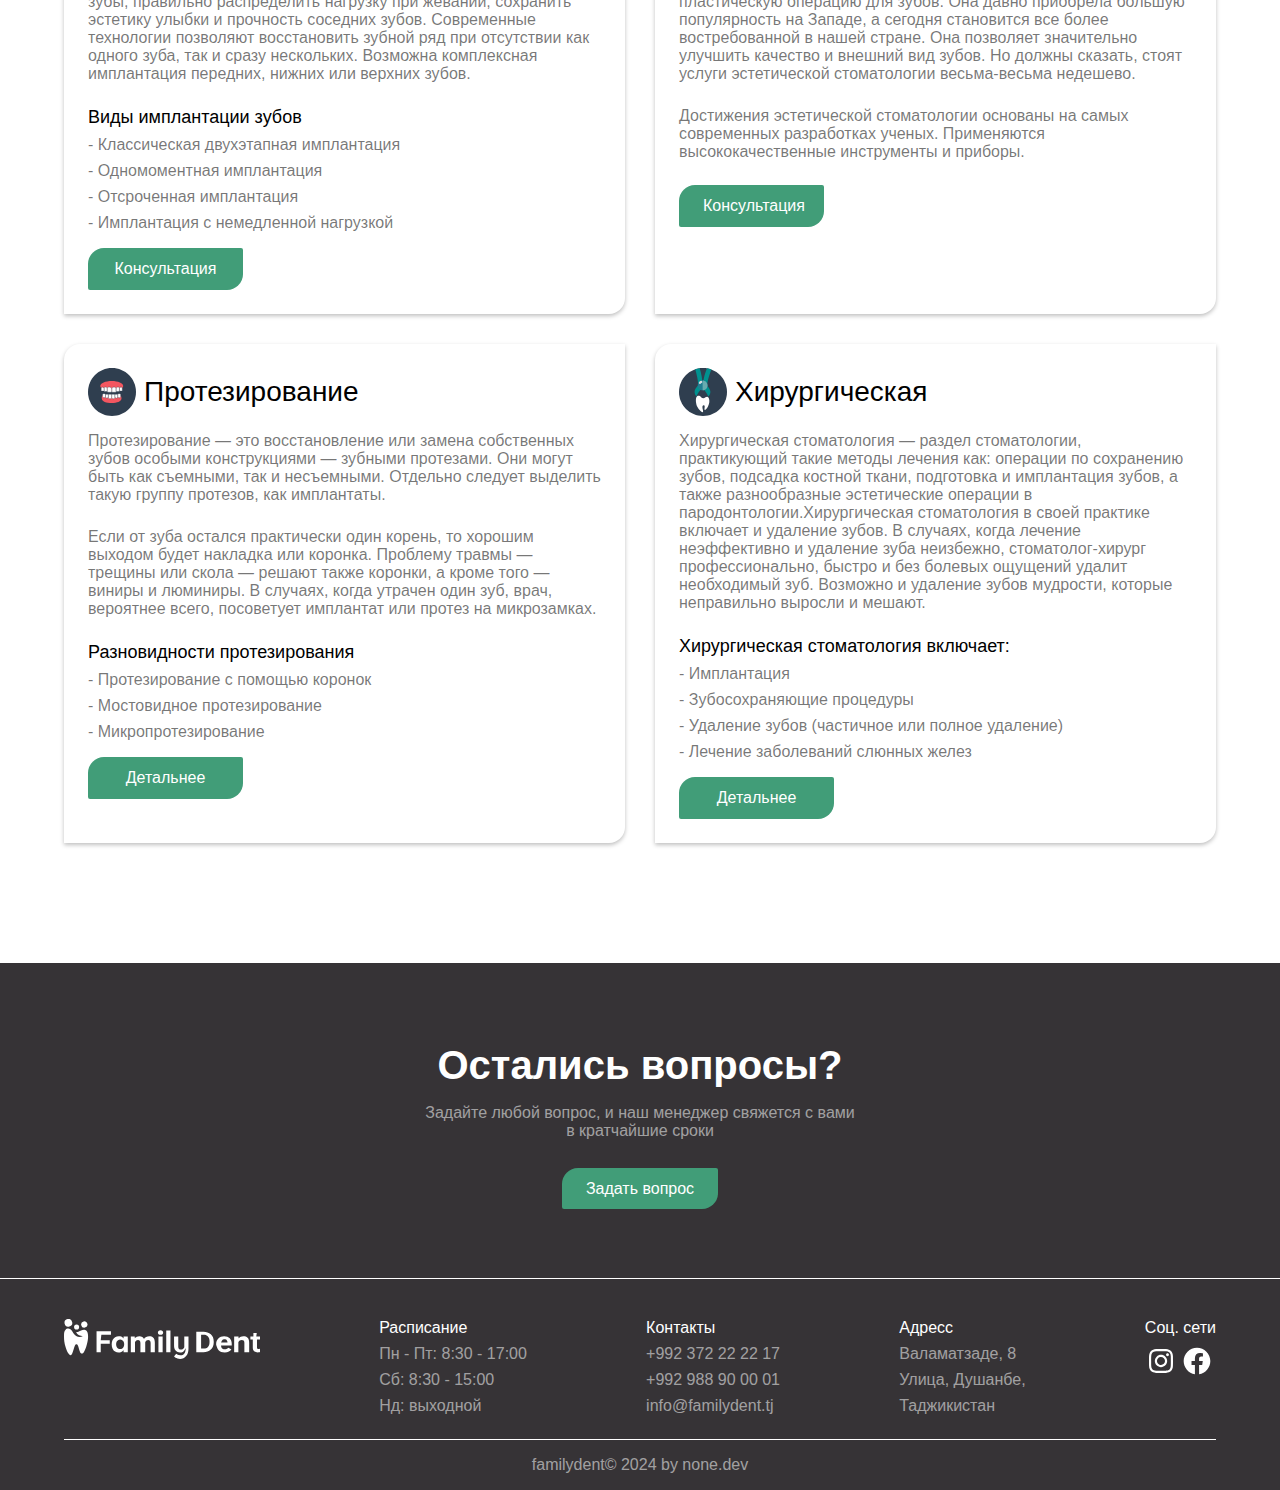
<file: services.html>
<!DOCTYPE html>
<html lang="en">
  <head>
    <meta charset="UTF-8" />
    <meta name="viewport" content="width=device-width, initial-scale=1.0" />
    <title>Family Dent | Services</title>
    <meta name="title" content="Family Dent - dentistry for whole family" />
    <meta
      name="description"
      content="Check our services, which will make your smile better"
    />
    <link rel="stylesheet" href="styles/specification.css" />
    <link rel="stylesheet" href="styles/styles.css" />
    <link rel="stylesheet" href="styles/services.css" />
    <link rel="stylesheet" href="styles/responsive.css" />
  </head>
  <body>
    <header>
      <nav class="nav">
        <div class="container">
          <div class="nav__wrapper">
            <a href="/" class="nav__logo-link">
              <img src="images/Logo.svg" alt="logo" class="logo" />
            </a>

            <ul class="nav__links-wrapper">
              <li><a href="/" class="nav__links">Главная</a></li>
              <li><a href="/about.html" class="nav__links">Про нас</a></li>
              <li><a href="/services.html" class="nav__links">Услуги</a></li>
              <li>
                <a href="/specialists.html" class="nav__links">Специалисты</a>
              </li>
              <li><a href="/contacts.html" class="nav__links">Контакты</a></li>
            </ul>

            <div class="nav__contactInfo">
              <p>Улица Валаматзаде, 8</p>
              <p>familydent@mail.tj</p>
              <p>+9 239 845 849</p>
            </div>

            <button class="nav__burger" id="burgerButton">
              <img src="images/icons/burger-menu.svg" alt="menu" />
            </button>
          </div>
        </div>
      </nav>
    </header>

    <nav class="nav__mobile" id="navMobile" style="display: none">
      <div class="container">
        <div class="nav__mobile-head">
          <img src="images/Logo.svg" alt="logo" />
          <button id="closeMenuBtn" class="nav__mobile-close">
            <img src="images/icons/close.svg" alt="close icon" />
          </button>
        </div>
        <div class="nav__mobile-wrapper">
          <ul class="nav__mobile-links-wrapper">
            <li><a id="closeMenuBtn" href="/" class="nav__links">Главная</a></li>
            <li>
              <a id="closeMenuBtn" href="/about.html" class="nav__links"
                >Про нас</a
              >
            </li>
            <li>
              <a id="closeMenuBtn" href="/services.html" class="nav__links"
                >Услуги</a
              >
            </li>
            <li>
              <a id="closeMenuBtn" href="/specialists.html" class="nav__links"
                >Специалисты</a
              >
            </li>
            <li>
              <a id="closeMenuBtn" href="/contacts.html" class="nav__links"
                >Контакты</a
              >
            </li>
          </ul>

          <div class="nav__mobile-contactInfo">
            <p>Улица Валаматзаде, 8</p>
            <p>familydent@mail.tj</p>
            <a href="tel:+992988900001">+992 988 90 00 01</a>
          </div>

          <div class="mav__mobile-socials">
            <a target="_blank" href="/">
              <img
                src="images/icons/instagram.svg"
                alt="instagram icon"
                class="footer__icon"
              />
            </a>
            <a target="_blank" href="/">
              <img
                src="images/icons/facebook.svg"
                alt="facebook icon"
                class="footer__icon"
              />
            </a>
          </div>
        </div>
      </div>
    </nav>

    <main>
      <!-- Offer -->

      <section class="offer">
        <div class="container">
          <div class="offer__wrapper">
            <div class="offer__info">
              <h1>Лучшее обслуживание в Таджикистане</h1>
              <p class="subtitle-white offer__subtitle">
                Запишитесь прямо сейчас перейдя по ссылке ниже.
              </p>
              <div class="offer__button-wrapper">
                <a href="contacts.html" class="button-main">Консультация</a>
                <a href="#services" class="button-ghost">Узнать больше</a>
              </div>
            </div>

            <div class="offer__image-wrapper offer__image-services"></div>
          </div>
        </div>
      </section>

      <!-- Services -->

      <section id="services" class="services">
        <div class="container">
          <div class="block-head block-head-services">
            <div class="block-head-info block-head-info-services">
              <h2>Наши услуги</h2>
              <p class="subtitle-dark services__block-subtitle">
                В FamilyDent мы уделяем первостепенное внимание здоровью и
                благополучию наших пациентов, предлагая самые современные
                стоматологические услуги с использованием наиболее эффективных
                технологий, оборудования и материалов от известных мировых
                брендов.
              </p>
            </div>
          </div>
          <div class="services__wrapper services__wrapper-services">
            <div class="services__block services__block-services">
              <div class="services__block-head">
                <img
                  src="images/services/orthodonia.svg"
                  alt="orthodonia icon"
                  class="services__icon"
                />
                <h4>Ортодония</h4>
              </div>
              <p class="subtitle-dark services__block-subtitle">
                Современные технологии позволяют лечить зубы совершенно
                безопасно, безболезненно и комфортно. Большинство процедур
                совершается за один визит. Мы используем только качественные и
                высокоэстетичные материалы, превращая любую реставрацию в
                искусное произведение, воссоздающее естественную анатомию зуба и
                возвращающее его прежнюю функциональность и эстетику.
              </p>

              <p class="services__punkt-title">Специальные возможности</p>
              <p class="subtitle-dark services__punkt">- Качественная работа</p>
              <p class="subtitle-dark services__punkt">
                - Современное оборудование
              </p>
              <p class="subtitle-dark services__punkt">
                - Высококвалифицированные специалисты
              </p>
              <p class="subtitle-dark services__punkt">
                - Высокий уровень сервиса
              </p>

              <a
                href="/contacts.html"
                class="button-main services__button services__punkt-button"
                >Консультация</a
              >
            </div>

            <div class="services__block">
              <div class="services__block-head">
                <img
                  src="images/services/pediatric.svg"
                  alt="pediatric icon"
                  class="services__icon"
                />
                <h4>Детская</h4>
              </div>
              <p class="subtitle-dark services__block-subtitle">
                Осуществив запись на прием в отделение детской стоматологии
                клиники «FamilyDent», вы можете быть уверены, что ваш ребенок
                выйдет от врача с улыбкой. Наши детские врачи-стоматологи – это
                специалисты высокой квалификационной категории. Врач всегда
                уделит время, необходимое ребенку для адаптации в кабинете,
                особенно если это первый визит. Мягко и доброжелательно, в
                игровой форме объяснит, что происходит во время лечения.
              </p>
              <p class="subtitle-dark services__block-subtitle">
                Все стоматологические кабинеты в «FamilyDent» оборудованы
                современной аппаратурой, лечение проводится с использованием
                современных материалов и средств. Каждый врач работает с
                ассистентом и манипуляции выполняются быстро и слаженно. Мы
                применяем обезболивание с использованием безвредных, не
                токсических лекарственных средств.
              </p>
              <a
                href="/service-pediatric.html"
                class="button-main services__button"
                >Консультация</a
              >
            </div>

            <div class="services__block services__block-services">
              <div class="services__block-head">
                <img
                  src="images/services/implantation.svg"
                  alt="implantation icon"
                  class="services__icon"
                />
                <h4>Имплантация</h4>
              </div>
              <p class="subtitle-dark services__block-subtitle">
                Имплантация зубов – надежный способ заместить отсутствующие
                зубы, правильно распределить нагрузку при жевании, сохранить
                эстетику улыбки и прочность соседних зубов. Современные
                технологии позволяют восстановить зубной ряд при отсутствии как
                одного зуба, так и сразу нескольких. Возможна комплексная
                имплантация передних, нижних или верхних зубов.
              </p>

              <p class="services__punkt-title">Виды имплантации зубов</p>
              <p class="subtitle-dark services__punkt">
                - Классическая двухэтапная имплантация
              </p>
              <p class="subtitle-dark services__punkt">
                - Одномоментная имплантация
              </p>
              <p class="subtitle-dark services__punkt">
                - Отсроченная имплантация
              </p>
              <p class="subtitle-dark services__punkt">
                - Имплантация с немедленной нагрузкой
              </p>
              <a
                href="/service-implantation.html"
                class="button-main services__button services__punkt-button"
                >Консультация</a
              >
            </div>

            <div class="services__block services__block-services">
              <div class="services__block-head">
                <img
                  src="images/services/aesthetic.svg"
                  alt="aesthetic icon"
                  class="services__icon"
                />
                <h4>Эстетичность</h4>
              </div>
              <p class="subtitle-dark services__block-subtitle">
                Можно сказать, что эстетическая стоматология представляет собой
                пластическую операцию для зубов. Она давно приобрела большую
                популярность на Западе, а сегодня становится все более
                востребованной в нашей стране. Она позволяет значительно
                улучшить качество и внешний вид зубов. Но должны сказать, стоят
                услуги эстетической стоматологии весьма-весьма недешево.
              </p>

              <p class="subtitle-dark services__block-subtitle">
                Достижения эстетической стоматологии основаны на самых
                современных разработках ученых. Применяются высококачественные
                инструменты и приборы.
              </p>
              <a
                href="/service-aesthetic.html"
                class="button-main services__button"
                >Консультация</a
              >
            </div>

            <div class="services__block services__block-services">
              <div class="services__block-head">
                <img
                  src="images/services/prosthetics.svg"
                  alt="prosthetics icon"
                  class="services__icon"
                />
                <h4>Протезирование</h4>
              </div>
              <p class="subtitle-dark services__block-subtitle">
                Протезирование — это восстановление или замена собственных зубов
                особыми конструкциями — зубными протезами. Они могут быть как
                съемными, так и несъемными. Отдельно следует выделить такую
                группу протезов, как имплантаты.
              </p>

              <p class="subtitle-dark services__block-subtitle">
                Если от зуба остался практически один корень, то хорошим выходом
                будет накладка или коронка. Проблему травмы — трещины или скола
                — решают также коронки, а кроме того — виниры и люминиры. В
                случаях, когда утрачен один зуб, врач, вероятнее всего,
                посоветует имплантат или протез на микрозамках.
              </p>

              <p class="services__punkt-title">Разновидности протезирования</p>
              <p class="subtitle-dark services__punkt">
                - Протезирование с помощью коронок
              </p>
              <p class="subtitle-dark services__punkt">
                - Мостовидное протезирование
              </p>
              <p class="subtitle-dark services__punkt">- Микропротезирование</p>
              <a
                href="/service-prosthetics.html"
                class="button-main services__button services__punkt-button"
                >Детальнее</a
              >
            </div>

            <div class="services__block services__block-services">
              <div class="services__block-head">
                <img
                  src="images/services/dentalSurge.svg"
                  alt="dentalSurgery icon"
                  class="services__icon"
                />
                <h4>Хирургическая</h4>
              </div>
              <p class="subtitle-dark services__block-subtitle">
                Хирургическая стоматология — раздел стоматологии, практикующий
                такие методы лечения как: операции по сохранению зубов, подсадка
                костной ткани, подготовка и имплантация зубов, а также
                разнообразные эстетические операции в
                пародонтологии.Хирургическая стоматология в своей практике
                включает и удаление зубов. В случаях, когда лечение неэффективно
                и удаление зуба неизбежно, стоматолог-хирург профессионально,
                быстро и без болевых ощущений удалит необходимый зуб. Возможно и
                удаление зубов мудрости, которые неправильно выросли и мешают.
              </p>

              <p class="services__punkt-title">
                Хирургическая стоматология включает:
              </p>
              <p class="subtitle-dark services__punkt">- Имплантация</p>
              <p class="subtitle-dark services__punkt">
                - Зубосохраняющие процедуры
              </p>
              <p class="subtitle-dark services__punkt">
                - Удаление зубов (частичное или полное удаление)
              </p>
              <p class="subtitle-dark services__punkt">
                - Лечение заболеваний слюнных желез
              </p>
              <a
                href="/service-dentalSurgery.html"
                class="button-main services__button services__punkt-button"
                >Детальнее</a
              >
            </div>
          </div>
        </div>
      </section>

      <!-- Action -->

      <section class="action">
        <div class="container">
          <div class="action__wrapper">
            <h2>Остались вопросы?</h2>
            <p class="subtitle-white action__subtitle">
              Задайте любой вопрос, и наш менеджер свяжется с вами в кратчайшие
              сроки
            </p>
            <a href="contacts.html" class="button-main">Задать вопрос</a>
          </div>
        </div>
      </section>
    </main>

    <footer class="footer">
      <div class="container">
        <div class="footer__wrapper">
          <a href="/" class="footer__logo-link">
            <img src="images/Logo.svg" alt="logo" class="logo" />
          </a>
          <div class="footer__block">
            <h6>Расписание</h6>
            <p class="subtitle-white">Пн - Пт: 8:30 - 17:00</p>
            <p class="subtitle-white">Сб: 8:30 - 15:00</p>
            <p class="subtitle-white">Нд: выходной</p>
          </div>
          <div class="footer__block">
            <h6>Контакты</h6>
            <a href="tel:+992372222217" class="subtitle-white footer__phoneLink"
              >+992 372 22 22 17</a
            >
            <a href="tel:+992988900001" class="subtitle-white footer__phoneLink"
              >+992 988 90 00 01</a
            >
            <p class="subtitle-white">info@familydent.tj</p>
          </div>
          <div class="footer__block">
            <h6>Адресс</h6>
            <p class="subtitle-white">Валаматзаде, 8</p>
            <p class="subtitle-white">Улица, Душанбе,</p>
            <p class="subtitle-white">Таджикистан</p>
          </div>
          <div class="footer__socials-wrapper">
            <h6>Соц. сети</h6>
            <a target="_blank" href="/">
              <img
                src="images/icons/instagram.svg"
                alt="instagram icon"
                class="footer__icon"
              />
            </a>
            <a target="_blank" href="/">
              <img
                src="images/icons/facebook.svg"
                alt="facebook icon"
                class="footer__icon"
              />
            </a>
          </div>
        </div>
        <div class="footer__line"></div>
        <p class="subtitle-white footer__copyright">
          familydent© 2024 by
          <a target="_blank" href="https://t.me/nonedevv">none.dev</a>
        </p>
      </div>
    </footer>

    <script src="scripts/main.js"></script>
  </body>
</html>
</file>
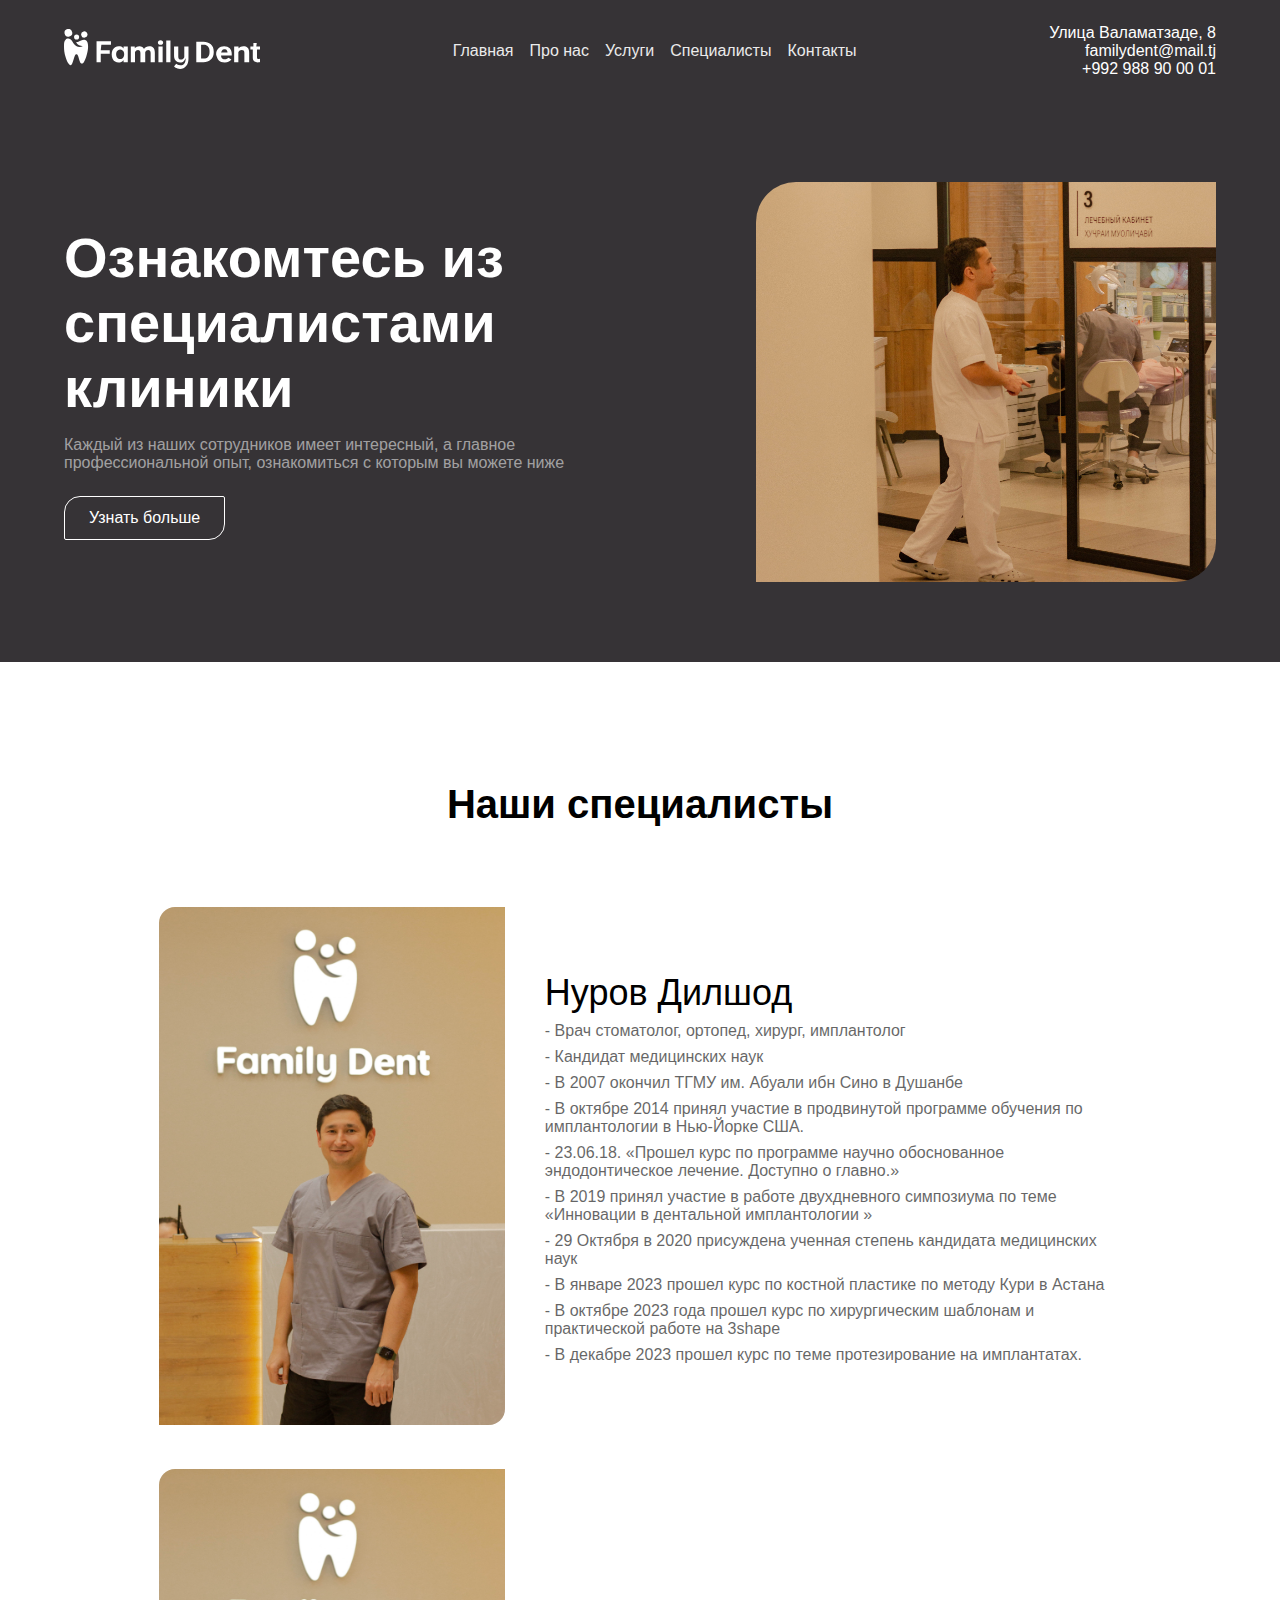
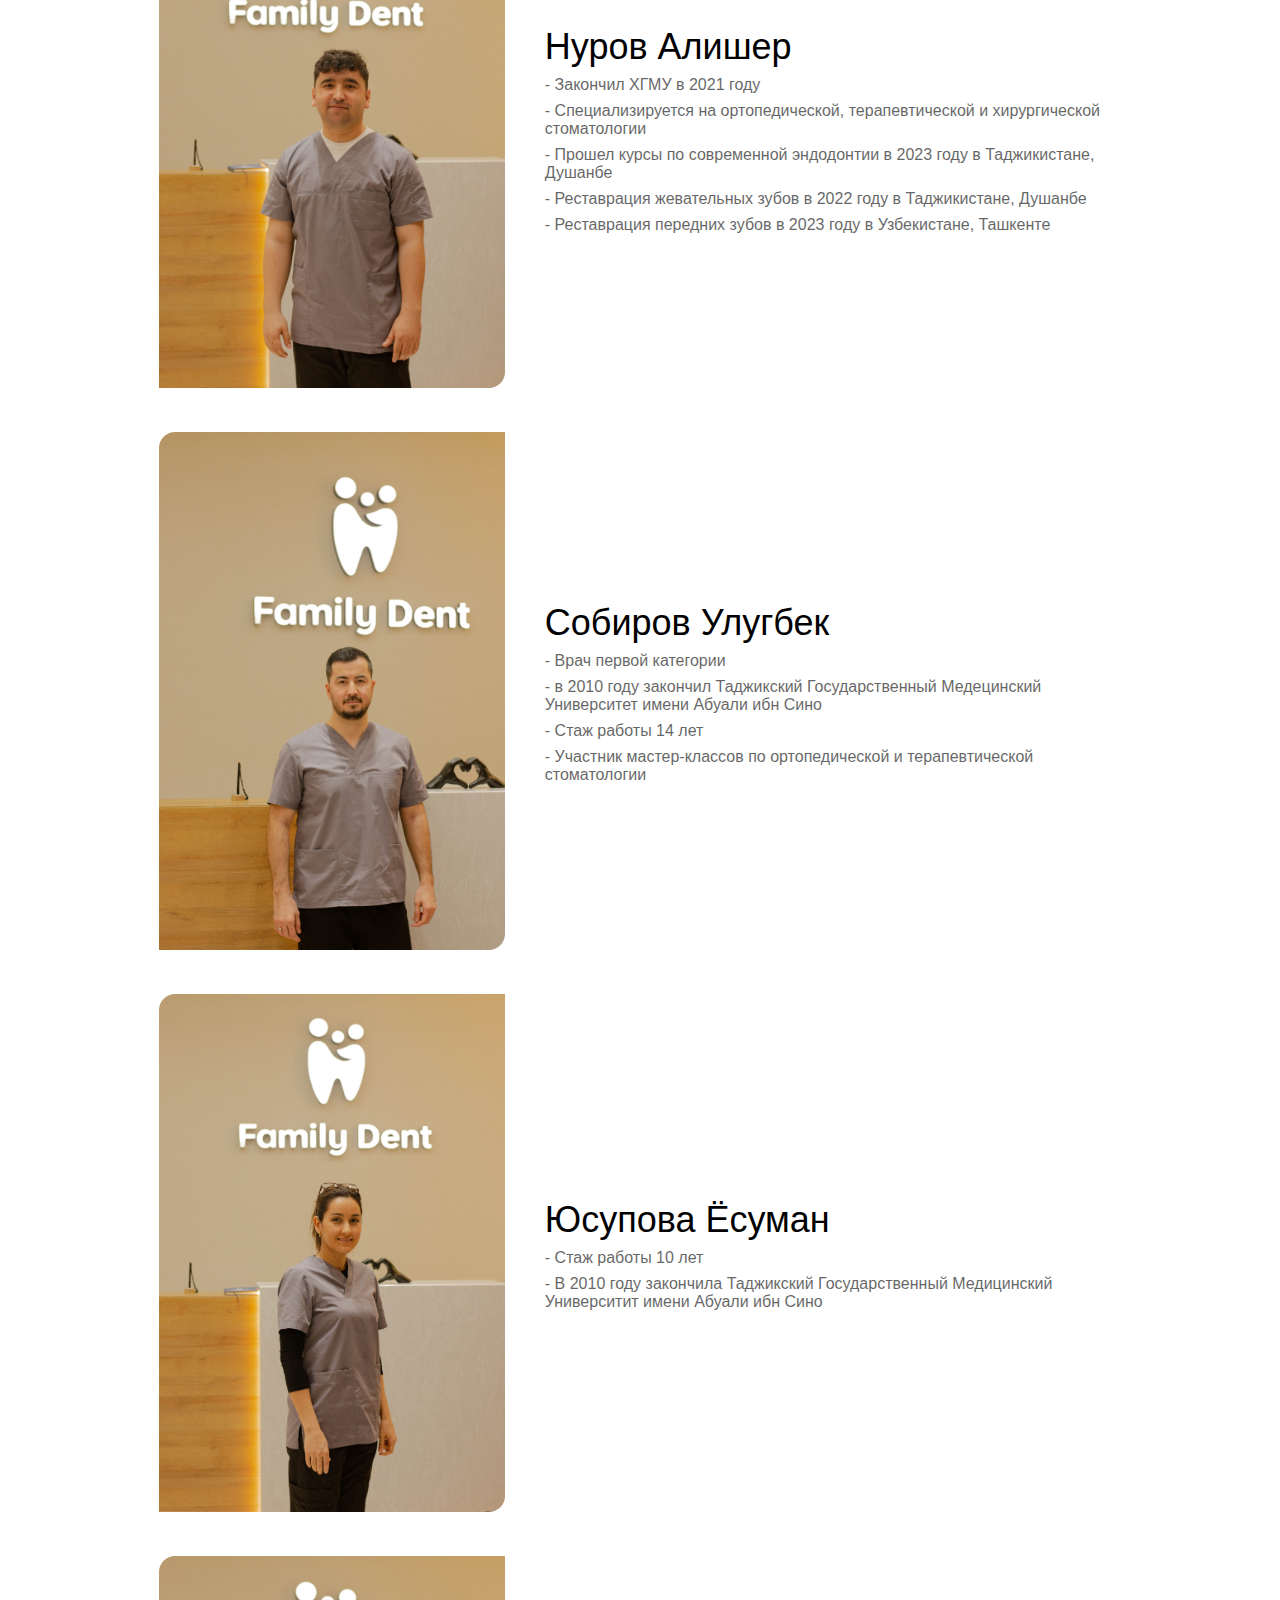
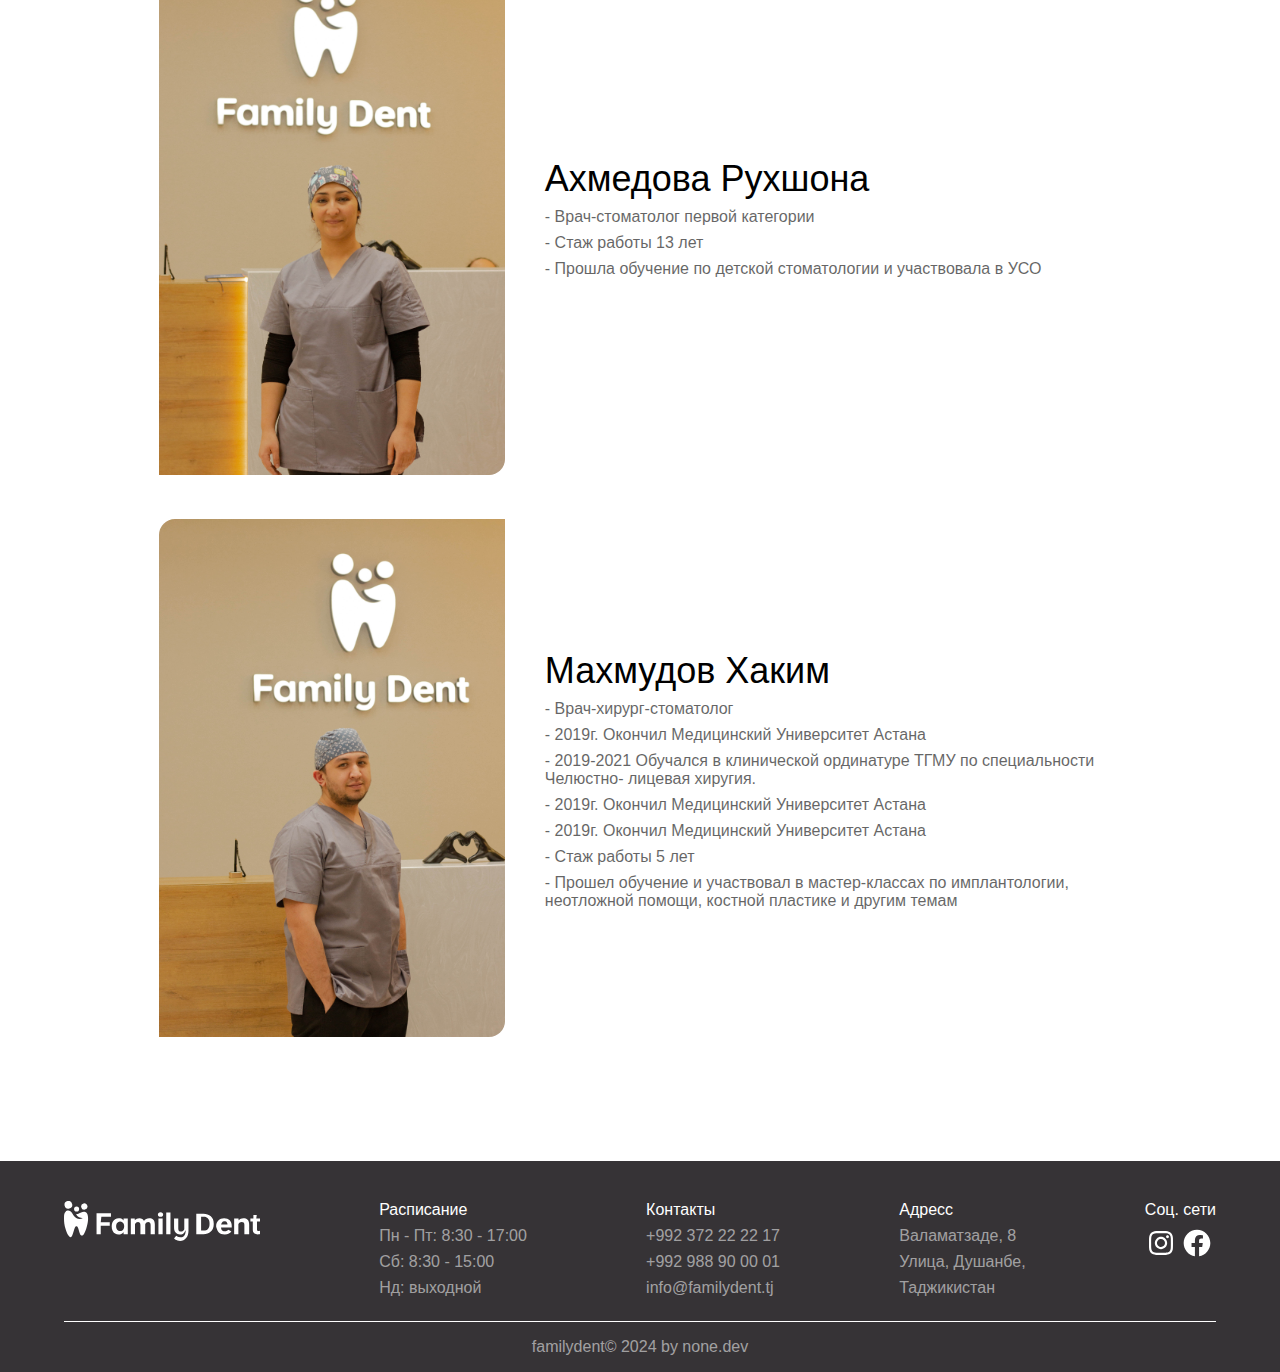
<file: specialists.html>
<!DOCTYPE html>
<html lang="en">
  <head>
    <meta charset="UTF-8" />
    <meta name="viewport" content="width=device-width, initial-scale=1.0" />
    <title>Family Dent | Specialists</title>
    <meta name="title" content="Family Dent - dentistry for whole family" />
    <meta
      name="description"
      content="Get know about our proffesionals and why you can trust them."
    />
    <link rel="stylesheet" href="styles/specification.css" />
    <link rel="stylesheet" href="styles/styles.css" />
    <link rel="stylesheet" href="styles/responsive.css" />
    <link rel="stylesheet" href="styles/specialists.css" />
  </head>
  <body>
    <header>
      <nav class="nav">
        <div class="container">
          <div class="nav__wrapper">
            <a href="/" class="nav__logo-link">
              <img src="images/Logo.svg" alt="logo" class="logo" />
            </a>

            <ul class="nav__links-wrapper">
              <li><a href="/" class="nav__links">Главная</a></li>
              <li><a href="/about.html" class="nav__links">Про нас</a></li>
              <li><a href="/services.html" class="nav__links">Услуги</a></li>
              <li>
                <a href="/specialists.html" class="nav__links">Специалисты</a>
              </li>
              <li><a href="/contacts.html" class="nav__links">Контакты</a></li>
            </ul>

            <div class="nav__contactInfo">
              <p>Улица Валаматзаде, 8</p>
              <p>familydent@mail.tj</p>
              <a href="tel:+992988900001">+992 988 90 00 01</a>
            </div>

            <button class="nav__burger" id="burgerButton">
              <img src="images/icons/burger-menu.svg" alt="menu" />
            </button>
          </div>
        </div>
      </nav>
    </header>

    <nav class="nav__mobile" id="navMobile" style="display: none">
      <div class="container">
        <div class="nav__mobile-head">
          <img src="images/Logo.svg" alt="logo" />
          <button id="closeMenuBtn" class="nav__mobile-close">
            <img src="images/icons/close.svg" alt="close icon" />
          </button>
        </div>
        <div class="nav__mobile-wrapper">
          <ul class="nav__mobile-links-wrapper">
            <li><a id="closeMenuBtn" href="/" class="nav__links">Главная</a></li>
            <li>
              <a id="closeMenuBtn" href="/about.html" class="nav__links"
                >Про нас</a
              >
            </li>
            <li>
              <a id="closeMenuBtn" href="/services.html" class="nav__links"
                >Услуги</a
              >
            </li>
            <li>
              <a id="closeMenuBtn" href="/specialists.html" class="nav__links"
                >Специалисты</a
              >
            </li>
            <li>
              <a id="closeMenuBtn" href="/contacts.html" class="nav__links"
                >Контакты</a
              >
            </li>
          </ul>

          <div class="nav__mobile-contactInfo">
            <p>Улица Валаматзаде, 8</p>
            <p>familydent@mail.tj</p>
            <a href="tel:+992988900001">+992 988 90 00 01</a>
          </div>

          <div class="mav__mobile-socials">
            <a target="_blank" href="/">
              <img
                src="images/icons/instagram.svg"
                alt="instagram icon"
                class="footer__icon"
              />
            </a>
            <a target="_blank" href="/">
              <img
                src="images/icons/facebook.svg"
                alt="facebook icon"
                class="footer__icon"
              />
            </a>
          </div>
        </div>
      </div>
    </nav>

    <main>
      <!-- Offer -->

      <section class="offer">
        <div class="container">
          <div class="offer__wrapper">
            <div class="offer__info">
              <h1>Ознакомтесь из специалистами клиники</h1>
              <p class="subtitle-white offer__subtitle">
                Каждый из наших сотрудников имеет интересный, а главное
                профессиональной опыт, ознакомиться с которым вы можете ниже
              </p>
              <div class="offer__button-wrapper">
                <a href="#specialists" class="button-ghost">Узнать больше</a>
              </div>
            </div>

            <div class="offer__image-wrapper offer__image-staff"></div>
          </div>
        </div>
      </section>

      <!-- Staff -->
      <section id="specialists" class="staff">
        <div class="container">
          <div class="block-head">
            <h2>Наши специалисты</h2>
          </div>
          <div class="spec__wrpapper">
            <div class="spec__block">
              <div class="spec__image-wrapper">
                <img
                  class="spec__image"
                  src="images/specialists/nurosDylshod.jpg"
                  alt="врач"
                />
              </div>
              <div class="spec__info">
                <h3 class="spec__title">Нуров Дилшод</h3>
                <p class="spec__punkt">
                  - Врач стоматолог, ортопед, хирург, имплантолог
                </p>
                <p class="spec__punkt">- Кандидат медицинских наук</p>
                <p class="spec__punkt">
                  - В 2007 окончил ТГМУ им. Абуали ибн Сино в Душанбе
                </p>
                <p class="spec__punkt">
                  - В октябре 2014 принял участие в продвинутой программе
                  обучения по имплантологии в Нью-Йорке США.
                </p>
                <p class="spec__punkt">
                  - 23.06.18. «Прошел курс по программе научно обоснованное
                  эндодонтическое лечение. Доступно о главно.»
                </p>
                <p class="spec__punkt">
                  - В 2019 принял участие в работе двухдневного симпозиума по
                  теме «Инновации в дентальной имплантологии »
                </p>
                <p class="spec__punkt">
                  - 29 Октября в 2020 присуждена ученная степень кандидата
                  медицинских наук
                </p>
                <p class="spec__punkt">
                  - В январе 2023 прошел курс по костной пластике по методу Кури
                  в Астана
                </p>
                <p class="spec__punkt">
                  - В октябре 2023 года прошел курс по хирургическим шаблонам и
                  практической работе на 3shape
                </p>
                <p class="spec__punkt">
                  - В декабре 2023 прошел курс по теме протезирование на
                  имплантатах.
                </p>
              </div>
            </div>

            <div class="spec__block">
              <div class="spec__image-wrapper">
                <img
                  class="spec__image"
                  src="images/specialists/nurovAlisher.jpg"
                  alt="врач"
                />
              </div>
              <div class="spec__info">
                <h3 class="spec__title">Нуров Алишер</h3>
                <p class="spec__punkt">- Закончил ХГМУ в 2021 году</p>
                <p class="spec__punkt">
                  - Специализируется на ортопедической, терапевтической и
                  хирургической стоматологии
                </p>
                <p class="spec__punkt">
                  - Прошел курсы по современной эндодонтии в 2023 году в
                  Таджикистане, Душанбе
                </p>
                <p class="spec__punkt">
                  - Реставрация жевательных зубов в 2022 году в Таджикистане,
                  Душанбе
                </p>
                <p class="spec__punkt">
                  - Реставрация передних зубов в 2023 году в Узбекистане,
                  Ташкенте
                </p>
              </div>
            </div>

            <div class="spec__block">
              <div class="spec__image-wrapper">
                <img
                  class="spec__image"
                  src="images/specialists/sobirovUlugbek.jpg"
                  alt="врач"
                />
              </div>
              <div class="spec__info">
                <h3 class="spec__title">Собиров Улугбек</h3>
                <p class="spec__punkt">- Врач первой категории</p>
                <p class="spec__punkt">
                  - в 2010 году закончил Таджикский Государственный Медецинский
                  Университет имени Абуали ибн Сино
                </p>
                <p class="spec__punkt">- Стаж работы 14 лет</p>
                <p class="spec__punkt">
                  - Участник мастер-классов по ортопедической и терапевтической
                  стоматологии
                </p>
              </div>
            </div>

            <div class="spec__block">
              <div class="spec__image-wrapper">
                <img
                  class="spec__image"
                  src="images/specialists/usupovaEsuman.jpg"
                  alt="врач"
                />
              </div>
              <div class="spec__info">
                <h3 class="spec__title">Юсупова Ёсуман</h3>
                <p class="spec__punkt">- Стаж работы 10 лет</p>
                <p class="spec__punkt">
                  - В 2010 году закончила Таджикский Государственный Медицинский
                  Университит имени Абуали ибн Сино
                </p>
              </div>
            </div>

            <div class="spec__block">
              <div class="spec__image-wrapper">
                <img
                  class="spec__image"
                  src="images/specialists/AhmedovaRuhshona.jpg"
                  alt="врач"
                />
              </div>
              <div class="spec__info">
                <h3 class="spec__title">Ахмедова Рухшона</h3>
                <p class="spec__punkt">- Врач-стоматолог первой категории</p>
                <p class="spec__punkt">- Стаж работы 13 лет</p>
                <p class="spec__punkt">
                  - Прошла обучение по детской стоматологии и участвовала в УСО
                </p>
              </div>
            </div>

            <div class="spec__block">
              <div class="spec__image-wrapper">
                <img
                  class="spec__image"
                  src="images/specialists/mahmudovHakim.jpg"
                  alt="врач"
                />
              </div>
              <div class="spec__info">
                <h3 class="spec__title">Махмудов Хаким</h3>
                <p class="spec__punkt">- Врач-хирург-стоматолог</p>
                <p class="spec__punkt">
                  - 2019г. Окончил Медицинский Университет Астана
                </p>
                <p class="spec__punkt">
                  - 2019-2021 Обучался в клинической ординатуре ТГМУ по
                  специальности Челюстно- лицевая хиругия.
                </p>
                <p class="spec__punkt">
                  - 2019г. Окончил Медицинский Университет Астана
                </p>
                <p class="spec__punkt">
                  - 2019г. Окончил Медицинский Университет Астана
                </p>
                <p class="spec__punkt">- Стаж работы 5 лет</p>
                <p class="spec__punkt">
                  - Прошел обучение и участвовал в мастер-классах по
                  имплантологии, неотложной помощи, костной пластике и другим
                  темам
                </p>
              </div>
            </div>
          </div>
        </div>
      </section>
    </main>

    <footer class="footer">
      <div class="container">
        <div class="footer__wrapper">
          <a href="/" class="footer__logo-link">
            <img src="images/Logo.svg" alt="logo" class="logo" />
          </a>
          <div class="footer__block">
            <h6>Расписание</h6>
            <p class="subtitle-white">Пн - Пт: 8:30 - 17:00</p>
            <p class="subtitle-white">Сб: 8:30 - 15:00</p>
            <p class="subtitle-white">Нд: выходной</p>
          </div>
          <div class="footer__block">
            <h6>Контакты</h6>
            <a href="tel:+992372222217" class="subtitle-white footer__phoneLink"
              >+992 372 22 22 17</a
            >
            <a href="tel:+992988900001" class="subtitle-white footer__phoneLink"
              >+992 988 90 00 01</a
            >
            <p class="subtitle-white">info@familydent.tj</p>
          </div>
          <div class="footer__block">
            <h6>Адресс</h6>
            <p class="subtitle-white">Валаматзаде, 8</p>
            <p class="subtitle-white">Улица, Душанбе,</p>
            <p class="subtitle-white">Таджикистан</p>
          </div>
          <div class="footer__socials-wrapper">
            <h6>Соц. сети</h6>
            <a target="_blank" href="/">
              <img
                src="images/icons/instagram.svg"
                alt="instagram icon"
                class="footer__icon"
              />
            </a>
            <a target="_blank" href="/">
              <img
                src="images/icons/facebook.svg"
                alt="facebook icon"
                class="footer__icon"
              />
            </a>
          </div>
        </div>
        <div class="footer__line"></div>
        <p class="subtitle-white footer__copyright">
          familydent© 2024 by
          <a target="_blank" href="https://t.me/nonedevv">none.dev</a>
        </p>
      </div>
    </footer>
    <script src="scripts/main.js"></script>
  </body>
</html>
</file>
<file: styles/specification.css>
* {
  box-sizing: border-box;
  outline: none;
  border: none;
  padding: 0;
  margin: 0;
  list-style: none;
  text-decoration: none;
}

html {
  scroll-behavior: smooth;
}

body {
  font-family: 'Roboto', sans-serif;
}

a {
  color: inherit;
}

.container {
  width: 90%;
  max-width: 1230px;
  margin: 0 auto;
}

.subtitle-dark {
  font-size: 16px;
  color: #0000008a;
}

.subtitle-white {
  font-size: 16px;
  color: #ffffff8c;
}

.c-white {
  color: #fff;
}

.c-black {
  color: #000;
}

h1,
h2,
h3,
h4,
h5,
h6 {
  font-family: 'Roboto', sans-serif;
}

h1 {
  font-size: 56px;
}

h2 {
  font-size: 40px;
  font-weight: 600;
}

h3 {
  font-size: 36px;
  font-weight: 400;
}

h4 {
  font-size: 28px;
  font-weight: 400;
}

h5 {
  font-size: 26px;
  font-weight: 400;
}

h6 {
  font-size: 16px;
  font-weight: 400;
}

.block-head {
  display: flex;
  justify-content: space-between;
  align-items: center;
  margin-bottom: 80px;
}

.button-main {
  font-size: 16px;
  font-family: 'Roboto', sans-serif;
  color: #fff;
  background: #419d78;
  padding: 12px 24px;
  border-radius: 16px 2px 16px 2px;
  transition: 0.3s ease;
  text-align: center;
}

.button-main:hover {
  background: #368163;
  cursor: pointer;
}

.button-ghost {
  font-size: 16px;
  font-family: 'Roboto', sans-serif;
  color: #fff;
  border: 1px solid #fff;
  padding: 12px 24px;
  border-radius: 16px 2px 16px 2px;
  transition: 0.3s ease;
}

.button-ghost:hover {
  background: #419d78;
  border-color: #419d78;
}

.button-link {
    border-bottom: 1px solid #000;
    opacity: .6;
    transition: .3s ease;
}

.button-link:hover {
    opacity: 1;
}
</file>
<file: styles/styles.css>
/* Header */
header {
  background: #363336;
  padding: 24px 0;
}

.nav__wrapper {
  display: flex;
  justify-content: space-between;
  align-items: center;
  color: #fff;
}

.nav__contactInfo {
  text-align-last: right;
}

.nav__links-wrapper {
  display: flex;
  gap: 16px;
}

.nav__links {
  opacity: 0.9;
  transition: 0.3s ease;
}

.nav__links:hover {
  opacity: 1;
}

.nav__burger {
  background: none;
  display: none;
}

.nav__burger:hover,
.nav__mobile-close:hover {
  cursor: pointer;
}

.nav__mobile-close {
  background: none;
}

.nav__mobile {
  position: fixed;
  top: 0;
  width: 100%;
  height: 100%;
  background: #363336;
  color: #fff;
  z-index: 999;
  padding: 24px 0;
  font-size: 20px;
  animation: mobileMenuAnimation 0.3s ease;
}

.nav__mobile-head {
  display: flex;
  justify-content: space-between;
  align-items: end;
}

.nav__mobile-wrapper {
  display: flex;
  flex-direction: column;
  gap: 16px;
  margin-top: 24px;
}

.nav__mobile-links-wrapper,
.nav__mobile-contactInfo {
  display: flex;
  flex-direction: column;
  gap: 16px;
}

/* Offer */

.offer {
  background: #363336;
  color: #fff;
  padding: 80px 0;
}

.offer__wrapper {
  display: flex;
  justify-content: space-between;
  align-items: center;
}

.offer__info {
  max-width: 505px;
}

.offer__subtitle {
  margin: 16px 0 24px;
}

.offer__image-wrapper {
  border-radius: 40px 0 40px 0;
  background: url('/images/index/offerImage.jpg') no-repeat;
  background-position: 0px -80px;
  max-width: 460px;
  width: 100%;
  height: 400px;
  background-size: cover;
}

.offer__image-about {
  background: url('/images/about/offerImage.jpg') no-repeat;
  background-position: 0px -225px;
  background-size: cover;
}

.offer__image-services {
  background: url('/images/services/services.jpg') no-repeat;
  background-position: 0px -150px;
  background-size: cover;
}

.offer__image-staff {
  background: url('/images/specialists/staff.jpg') no-repeat;
  background-position: 0px -190px;
  background-size: cover;
}

.offer__button-wrapper {
  display: flex;
  gap: 24px;
}

/* Services */

.services {
  margin: 120px 0;
}

.services__block {
  transition: 0.3s ease;
  padding: 24px;
  border-radius: 16px 0 16px 0;
}

.services__block:hover {
  box-shadow: 0px 2px 4px 0px rgba(0, 0, 0, 0.25);
}

.services__block-head {
  display: flex;
  align-items: center;
  gap: 8px;
}

.services__wrapper {
  display: grid;
  grid-template-columns: repeat(3, 1fr);
  gap: 30px;
}

.services__block-subtitle {
  margin: 16px 0 24px;
  max-width: 560px;
}

.services__button {
  display: block;
  max-width: 145px;
}

.services__icon {
  width: 48px;
}

/* About */

.about {
  background: #363336;
  color: #fff;
  padding: 40px 0 80px;
  margin: 120px 0;
}

.about__head {
  text-align: center;
  margin-bottom: 80px;
}

.about__wrapper {
  display: flex;
  align-items: center;
  justify-content: space-between;
  gap: 30px;
}

.about__subtitle {
  margin: 16px 0 40px;
}

.about__stats {
  display: flex;
  align-items: center;
  gap: 8px;
}

.about__info-wrapper {
  max-width: 60%;
}

.about__stats-wrapper {
  display: flex;
  justify-content: space-between;
}

.about__image-wrapper {
  border-radius: 40px 0 40px 0;
  background: url('/images/index/about.jpg') no-repeat;
  background-size: cover;
  background-position: center;
  width: 100%;
  height: 480px;
}

/* Staff */

.staff {
  margin: 120px 0;
}

.staff__wrapper {
  display: flex;
  justify-content: space-between;
  gap: 30px;
  color: #fff;
}

.staff__block {
  position: relative;
  text-align: center;
  width: 100%;
}

.staff__role {
  margin: 8px 0 4px;
}

.staff__block::before {
  content: '';
  position: absolute;
  left: 0;
  bottom: -16px;
  height: 120px;
  width: 100%;
  background: #363336;
  z-index: -1;
  border-radius: 16px 0 16px 0;
}

.staff__image {
  max-width: 180px;
  border-radius: 16px;
}

/* FAQ */

.faq {
  margin: 120px 0;
}

/* Core styles/functionality */
.tab input {
  position: absolute;
  opacity: 0;
  z-index: -1;
}
.tab__content {
  max-height: 0;
  overflow: hidden;
  transition: all 0.35s;
  border-bottom: 1px solid #000;
}
.tab input:checked ~ .tab__content {
  max-height: 10rem;
}

/* Visual styles */
.accordion {
  overflow: hidden;
}
.tab__label,
.tab__close {
  display: flex;
  color: #000;
  cursor: pointer;
}
.tab__label {
  justify-content: space-between;
  padding: 16px 0;
  font-size: 20px;
  font-family: 'Roboto', sans-serif;
}
.tab__label::after {
  content: '\276F';
  width: 1em;
  height: 1em;
  text-align: center;
  transform: rotate(90deg);
  transition: all 0.35s;
}
.tab input:checked + .tab__label::after {
  transform: rotate(270deg);
}
.tab__content p {
  margin: 0;
  padding-bottom: 16px;
}
.tab__close {
  justify-content: flex-end;
  padding: 0.5rem 1rem;
  font-size: 0.75rem;
}

/* Call */

.call, .action {
  background: #363336;
  padding: 80px 0;
  margin-bottom: 1px;
  text-align: center;
  color: #fff;
}

.call__head {
  margin-bottom: 80px;
}

.call__subtitle {
  max-width: 430px;
  margin: 0 auto;
  margin-top: 8px;
}

.call__form-wrapper {
  display: grid;
  grid-template-columns: repeat(2, 1fr);
  gap: 40px;
}

.call__form-input {
  background: none;
  color: #fff;
  font-size: 16px;
  font-family: 'Montserrat', sans-serif;
  border-bottom: 1px solid #fff;
  height: 40px;
  margin-bottom: 40px;
}

/* Action */

.action__subtitle {
  max-width: 430px;
  margin: 16px auto 40px;
}

/* Footer */

.footer {
  background: #363336;
  color: #fff;
}

.footer__wrapper {
  display: flex;
  justify-content: space-between;
  padding: 40px 0 24px;
}

.footer__phoneLink {
  display: block;
}

.footer__block {
  display: flex;
  flex-direction: column;
  gap: 8px;
}

.footer__icon {
  margin-top: 8px;
}

.footer__line {
  width: 100%;
  height: 1px;
  background: #fff;
}

.footer__copyright {
  padding: 16px 0;
  text-align: center;
}

@keyframes mobileMenuAnimation {
  0% {
    margin-left: -100%;
  }

  100% {
    margin: 0;
  }
}
</file>
<file: styles/responsive.css>
@media screen and (max-width: 1200px) {
  .services__block {
    box-shadow: 0px 2px 4px 0px rgba(0, 0, 0, 0.25);
  }

  .offer__image {
    width: 90%;
  }

  h1 {
    font-size: 48px;
  }

  h2 {
    font-size: 36px;
  }

  h4 {
    font-size: 24px;
  }

  h5 {
    font-size: 20px;
  }

  .offer__wrapper {
    gap: 40px;
  }

  .about__image {
    width: 350px;
  }

  .staff__image {
    width: 150px;
  }

  .offer__image-about {
    background-position: 0px -45px;
  }
}

@media screen and (max-width: 992px) {
  .about__image-wrapper {
    background-position: center -350px;
  }

  .offer__subtitlte-about {
    max-width: 320px;
  }

  .offer__image-staff {
    background-position: 0;
  }

  .offer__image-services {
    background-position: 0 -30px;
  }

  .about__info-wrapper {
    max-width: 100%;
  }
  .nav__links-wrapper,
  .nav__contactInfo {
    display: none;
  }

  .nav__burger {
    display: block;
  }

  h1 {
    font-size: 38px;
  }

  .offer__image {
    width: 300px;
  }

  .block-head {
    align-items: center;
    margin-bottom: 40px;
  }

  .services__wrapper {
    grid-template-columns: repeat(2, 1fr);
  }

  .about__wrapper {
    flex-direction: column;
  }

  .about__image {
    width: 400px;
  }

  .about__subtitle,
  .about__info-title {
    text-align: center;
  }

  .staff__wrapper {
    display: grid;
    grid-template-columns: repeat(2, 1fr);
    gap: 60px 40px;
  }

  .staff__image {
    width: 160px;
  }

  .footer__wrapper {
    flex-wrap: wrap;
  }

  .footer__logo-link {
    display: block;
    width: 100%;
    margin-bottom: 24px;
  }
}

@media screen and (max-width: 768px) {
  .about__image-wrapper {
    background-position: center -260px;
  }

  .services__wrapper-services {
    grid-template-columns: repeat(1, 1fr);
    row-gap: 30px;
  }

  .offer__subtitlte-about {
    max-width: 100%;
  }

  .offer__image-about {
    background-position: 0px -225px;
  }

  .services__block {
    padding: 16px;
  }

  .services__wrapper {
    gap: 16px;
  }

  .offer__wrapper {
    flex-direction: column-reverse;
    text-align: center;
  }

  .offer {
    padding: 60px 0;
  }

  h1 {
    font-size: 44px;
  }

  h2 {
    font-size: 32px;
  }

  .offer__button-wrapper {
    justify-content: center;
  }

  .offer__image {
    width: 360px;
  }

  .services {
    margin: 80px 0;
  }

  .block-head-info {
    max-width: 380px;
  }

  .tab__label {
    font-size: 18px;
  }

  .call {
    padding: 40px 0;
  }

  .footer__socials-wrapper {
    margin-top: 24px;
  }
}

@media screen and (max-width: 576px) {
  h1 {
    font-size: 34px;
  }

  h2 {
    font-size: 28px;
  }

  h3 {
    font-size: 28px;
  }

  .nav__mobile-wrapper {
    margin-top: 16px;
  }

  .block-head-info {
    max-width: 230px;
    margin-bottom: 24px;
  }

  .offer {
    padding: 20px 0 40px;
  }

  .offer__image {
    width: 100%;
  }

  .services__wrapper,
  .call__form-wrapper,
  .staff__wrapper {
    grid-template-columns: repeat(1, 1fr);
  }

  .about__image {
    width: 100%;
  }

  .about__head {
    margin-bottom: 40px;
  }

  .about__stats-wrapper {
    flex-wrap: wrap;
    justify-content: center;
    gap: 16px;
  }

  .staff__iamge {
    width: 180px;
  }

  .staff__block {
    max-width: 80%;
    margin: 0 auto;
  }

  .call__form-wrapper {
    gap: 0;
  }

  .footer__socials-wrapper {
    margin: 0;
  }

  .footer__wrapper {
    gap: 24px;
  }

  .footer__logo-link {
    margin-bottom: 0;
  }

  .block-head-services {
    align-items: start;
  }

  .about__image-wrapper {
    background-position: center;
  }

  .offer__image-about {
    background-position: 0px -45px;
  }

  .gallery__wrapper {
    grid-template-columns: repeat(2, 1fr);
  }

  .block-head-info-services {
    max-width: 100%;
    text-align: center;
  }

}
</file>
<file: styles/about.css>
.gallery {
  margin: 120px 0;
}

.gallery__head {
  margin-bottom: 40px;
}

.gallery__image {
  width: 24.9%;
  transition: 0.3s ease;
}

.gallery__image:hover {
  transform: scale(1.1);
  z-index: 999;
}

.gallery__wrapper {
  display: flex;
  flex-wrap: wrap;
  justify-content: center;
  gap: 1px;
}

@media screen and (max-width: 768px) {
  .gallery__wrapper {
    display: grid;
    grid-template-columns: repeat(4, 1fr);
  }

  .gallery__image {
    width: 100%;
  }
}

@media screen and (max-width: 576px) {
    .gallery__wrapper {
        grid-template-columns: repeat(3, 1fr);
      }
}
</file>
<file: styles/contacts.css>
.contacts__offer {
    background: #363336;
    color: #fff;
    padding: 120px 0;
    text-align: center;
}

.contacts__subtitle {
    max-width: 500px;
    margin: 16px auto 32px;
}

.contacts {
    text-align: center;
    margin: 120px 0;
}

.contacts__form-wrapper {
    margin-top: 80px;
}

.contacts__form-input {
    border-color: #000;
}
</file>
<file: styles/services.css>
.services__punkt-title {
    font-size: 18px;
}

.services__wrapper {
    grid-template-columns: repeat(2, 1fr);
}

.services__punkt-button {
    margin-top: 16px;
    max-width: 155px;
}

.services__block {
  box-shadow: 0px 2px 4px 0px rgba(0, 0, 0, 0.25);
}

.services__punkt {
    margin-top: 8px;
}
</file>
<file: styles/specialists.css>
.staff__wrapper-full {
  color: #fff;
  display: grid;
  grid-template-columns: repeat(4, 1fr);
  gap: 100px 32px;
  justify-items: center;
}

.spec__block {
  display: flex;
  align-items: center;
  justify-content: center;
  gap: 40px;
  margin-bottom: 40px;
}

.block-head {
  justify-content: center;
}


.spec__image-wrapper {
  width: 30%;
}

.spec__image {
  width: 100%;
  border-radius: 16px 0 16px;
}

.spec__info {
  width: 50%;
}

.spec__title {
  font-weight: 500;
}

.spec__punkt {
  opacity: .6;
  margin-top: 8px;
}

@media screen and (max-width: 992px) {
  .staff__wrapper-full {
    grid-template-columns: repeat(3, 1fr);
  }
}

@media screen and (max-width: 768px) {
    .staff__wrapper-full {
      grid-template-columns: repeat(2, 1fr);
      gap: 80px 0;
    }

    .staff__block {
        max-width: 90%;
    }
  }
  
@media screen and (max-width: 576px) {
    .staff__wrapper-full {
        grid-template-columns: repeat(1, 1fr);
      }
}
</file>
